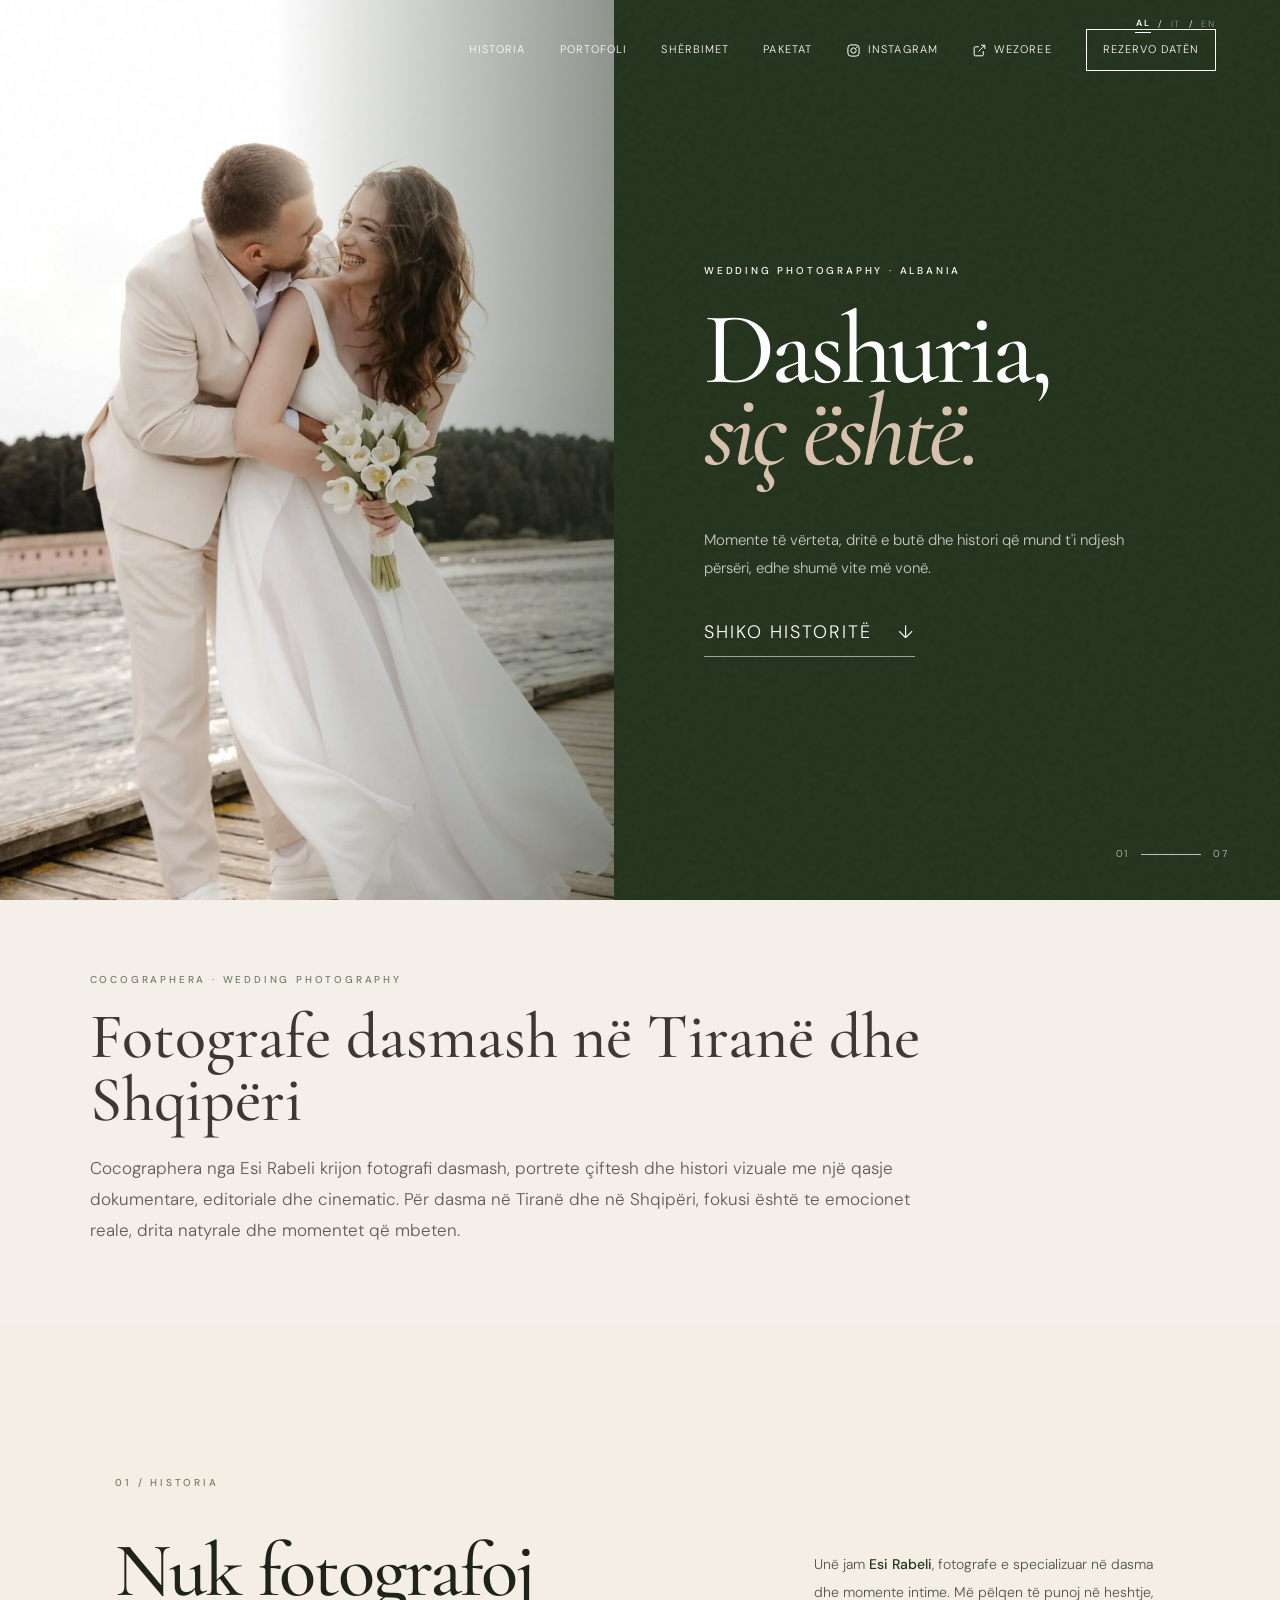
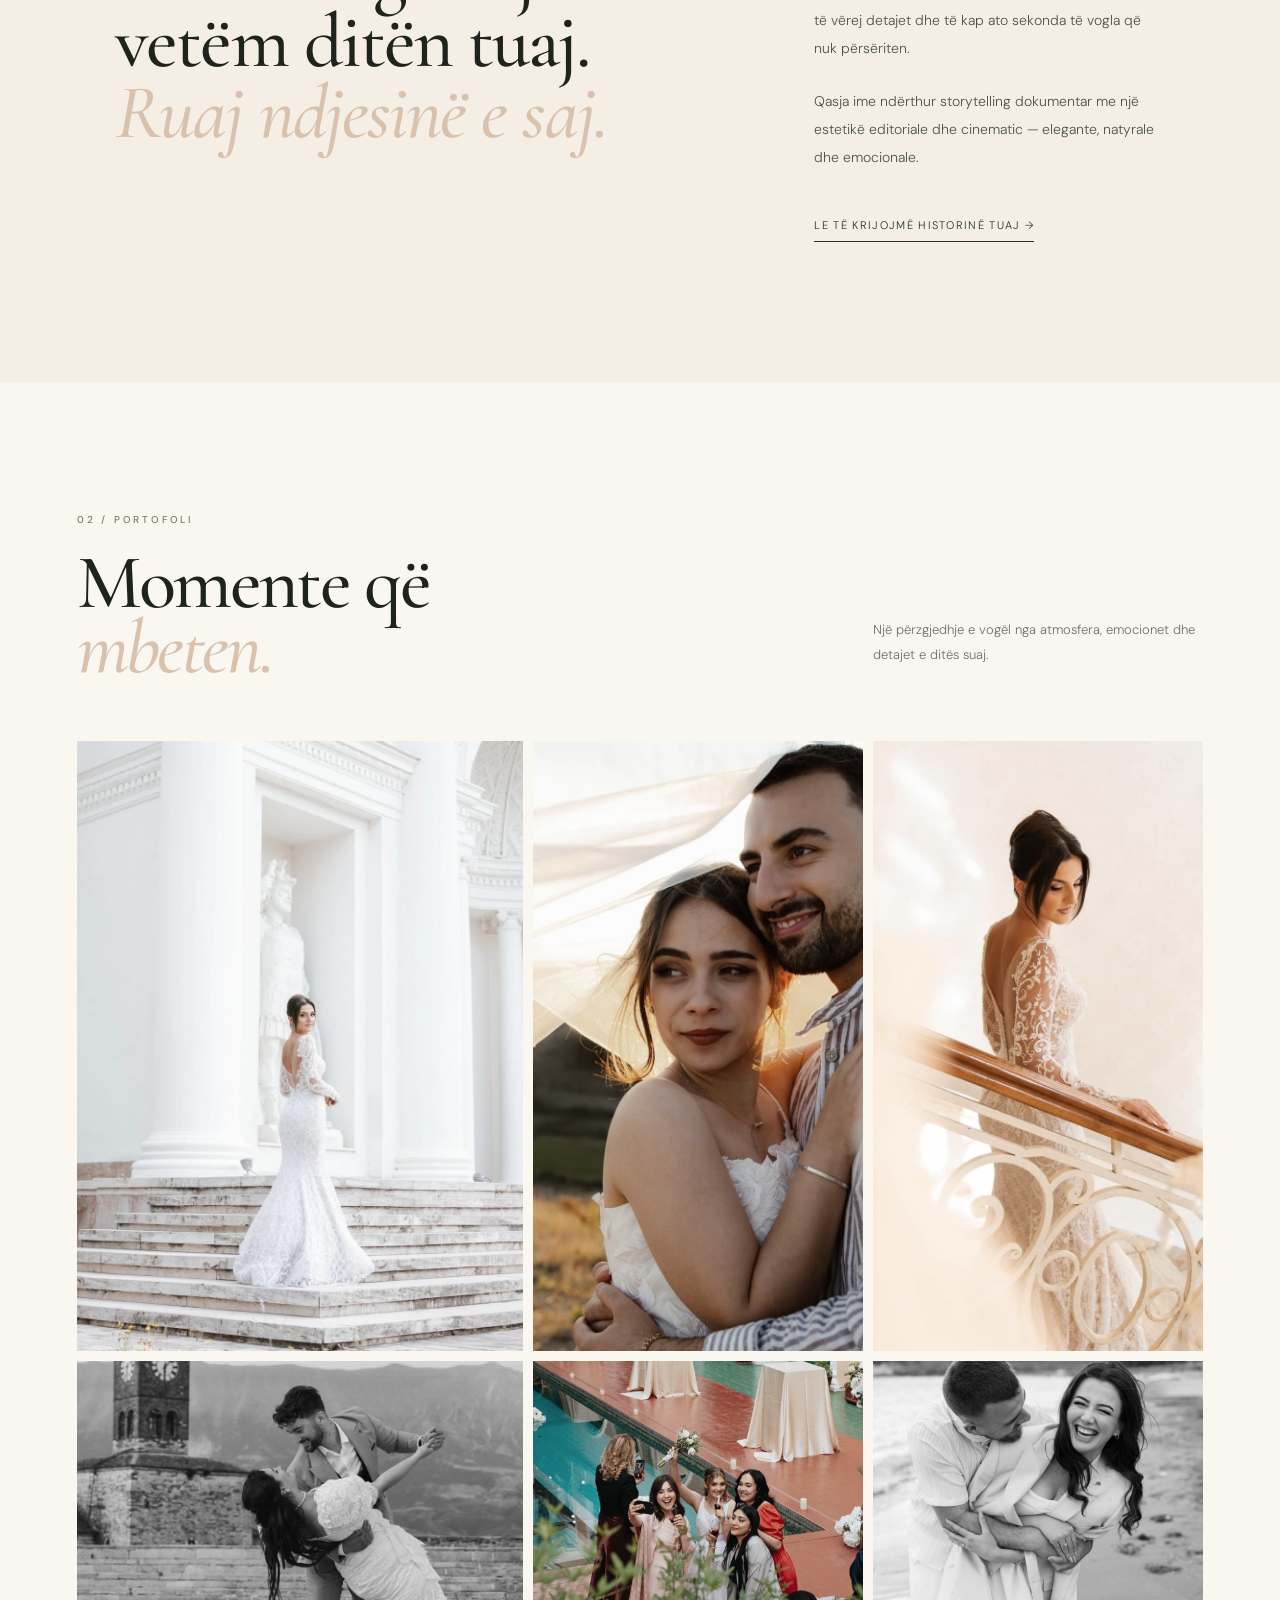
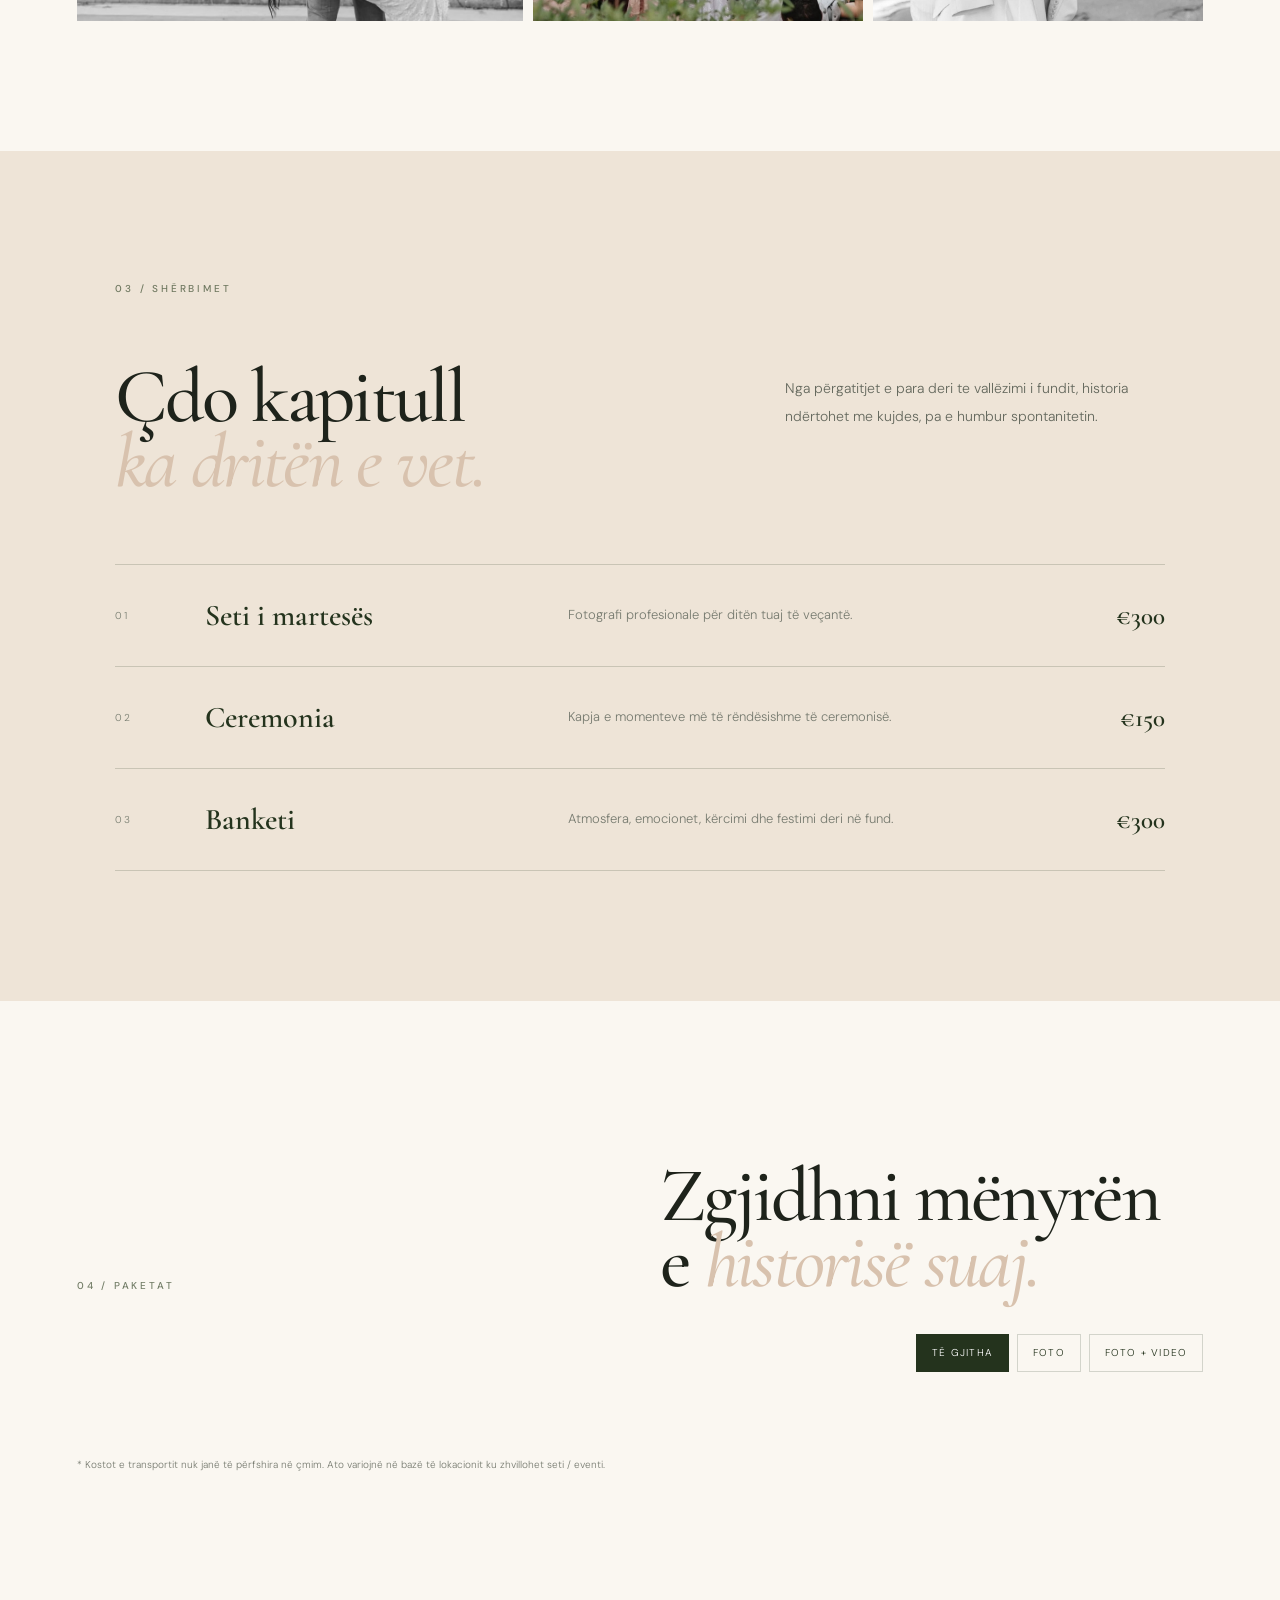
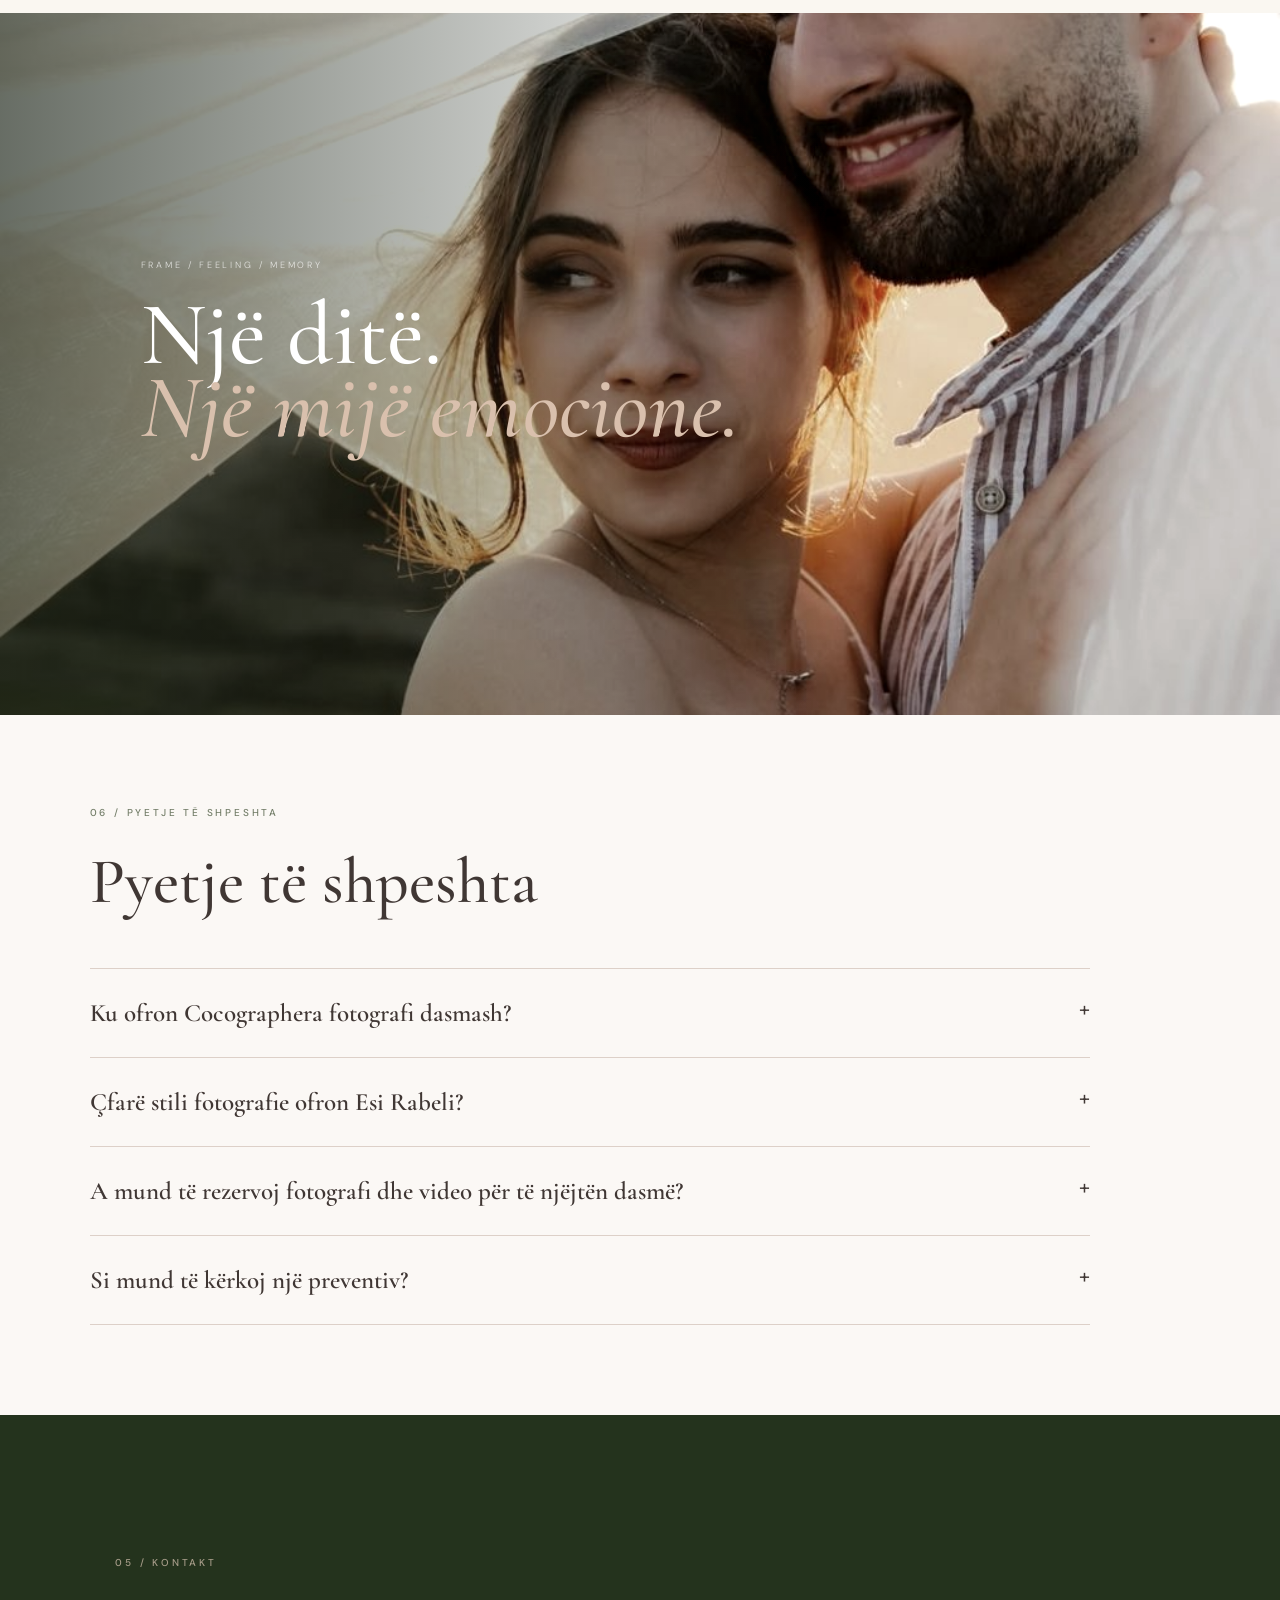
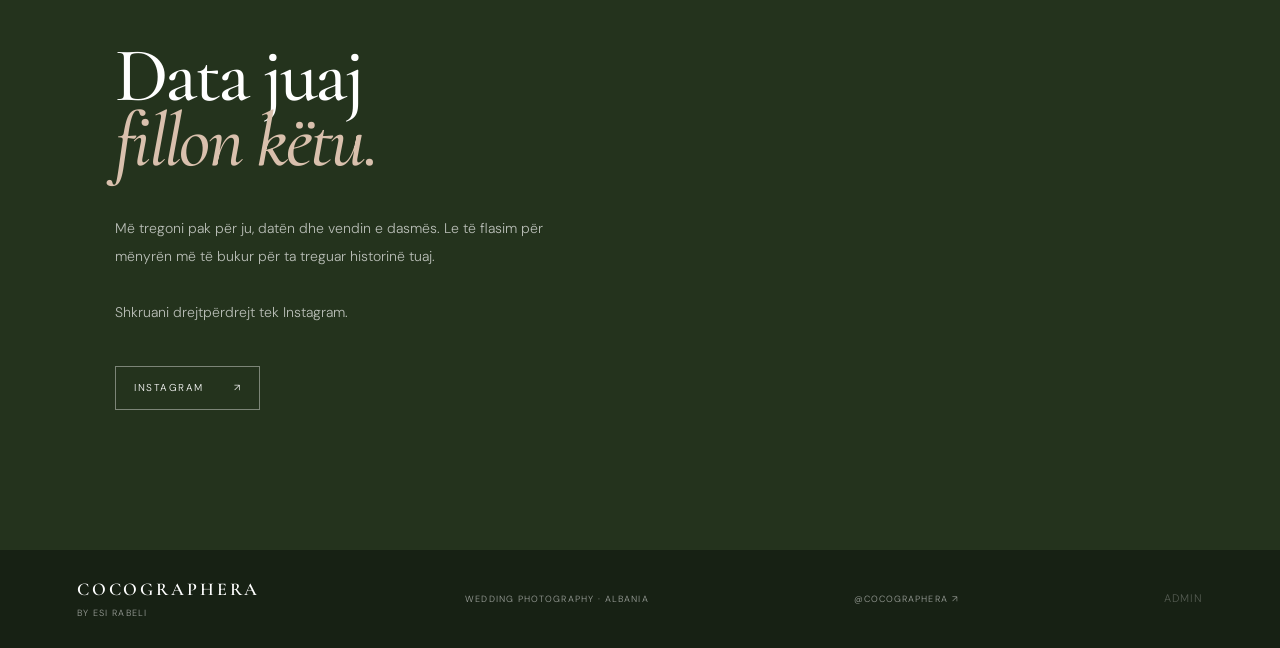
<file: index.html>
<!doctype html>
<html lang="sq">
<head>
  <meta charset="utf-8">
  <meta name="viewport" content="width=device-width,initial-scale=1">
  <link rel="preconnect" href="https://fonts.googleapis.com">
  <link rel="preconnect" href="https://fonts.gstatic.com" crossorigin>
  <link href="https://fonts.googleapis.com/css2?family=Cormorant+Garamond:wght@400;500;600;700&family=DM+Sans:wght@300;400;500;600&display=swap" rel="stylesheet">
  <link rel="stylesheet" href="style.css">

  <meta name="description" content="Cocographera nga Esi Rabeli — fotografi dasmash në Tiranë dhe Shqipëri, fotografi dokumentare, editoriale dhe cinematic për çifte, ceremoni dhe elopements.">
  <meta name="keywords" content="fotografe dasmash Shqipëri, fotograf dasmash Tiranë, fotografi dasmash Tiranë, fotografi martese Shqipëri, wedding photographer Albania, wedding photographer Tirana, fotografi cinematic, fotografi dokumentare dasmash, wedding photography Albania">
  <meta name="robots" content="index,follow,max-image-preview:large,max-snippet:-1,max-video-preview:-1">
  <meta name="author" content="Esi Rabeli — Cocographera">
  <meta name="theme-color" content="#1f2d19">
  <title>Cocographera — Esi Rabeli | Fotografe Dasmash në Tiranë dhe Shqipëri</title>
  <link rel="canonical" href="https://cocographera.com/">
  <link rel="alternate" hreflang="sq" href="https://cocographera.com/">
  <link rel="alternate" hreflang="it" href="https://cocographera.com/it/">
  <link rel="alternate" hreflang="en" href="https://cocographera.com/en/">
  <link rel="alternate" hreflang="x-default" href="https://cocographera.com/">
  <meta property="og:type" content="website">
  <meta property="og:site_name" content="Cocographera">
  <meta property="og:locale" content="sq_AL">
  <meta property="og:title" content="Cocographera — Wedding Photography në Shqipëri">
  <meta property="og:description" content="Fotografi dasmash dhe storytelling cinematic nga Esi Rabeli në Tiranë dhe Shqipëri.">
  <meta property="og:url" content="https://cocographera.com/">
  <meta property="og:image" content="https://cocographera.com/assets/hero.jpg">
  <meta property="og:image:alt" content="Cocographera wedding photography by Esi Rabeli">
  <meta name="twitter:card" content="summary_large_image">
  <meta name="twitter:title" content="Cocographera — Wedding Photography në Shqipëri">
  <meta name="twitter:description" content="Fotografi dasmash dhe storytelling cinematic nga Esi Rabeli në Tiranë dhe Shqipëri.">
  <meta name="twitter:image" content="https://cocographera.com/assets/hero.jpg">
  <link rel="sitemap" type="application/xml" href="https://cocographera.com/sitemap.xml">

  <script type="application/ld+json">{"@context":"https://schema.org","@graph":[{"@type":"ProfessionalService","@id":"https://cocographera.com/#business","name":"Cocographera","url":"https://cocographera.com/","image":"https://cocographera.com/assets/hero.jpg","description":"Cocographera nga Esi Rabeli — fotografi dasmash në Tiranë dhe Shqipëri, fotografi dokumentare, editoriale dhe cinematic për çifte, ceremoni dhe elopements.","areaServed":{"@type":"Country","name":"Albania"},"sameAs":["https://www.instagram.com/cocographera/"],"priceRange":"€€"},{"@type":"Person","@id":"https://cocographera.com/#esi-rabeli","name":"Esi Rabeli","jobTitle":"Wedding Photographer","url":"https://cocographera.com/","worksFor":{"@id":"https://cocographera.com/#business"}},{"@type":"WebSite","@id":"https://cocographera.com/#website","url":"https://cocographera.com/","name":"Cocographera","inLanguage":"sq"},{"@type":"WebPage","@id":"https://cocographera.com/#webpage","url":"https://cocographera.com/","name":"Cocographera — Esi Rabeli | Fotografe Dasmash në Tiranë dhe Shqipëri","isPartOf":{"@id":"https://cocographera.com/#website"},"inLanguage":"sq"}]}</script>
<script type="application/ld+json">{"@context":"https://schema.org","@type":"FAQPage","mainEntity":[{"@type":"Question","name":"Ku ofron Cocographera fotografi dasmash?","acceptedAnswer":{"@type":"Answer","text":"Cocographera ofron fotografi dasmash në Tiranë dhe në vende të ndryshme në Shqipëri. Fotografja është e disponueshme për zhvendosje; detajet dhe kostot e udhëtimit vlerësohen së bashku."}},{"@type":"Question","name":"Çfarë stili fotografie ofron Esi Rabeli?","acceptedAnswer":{"@type":"Answer","text":"Qasja kombinon fotografi dokumentare, storytelling editorial dhe një estetikë cinematic, duke ruajtur emocionet dhe momentet spontane të ditës."}},{"@type":"Question","name":"A mund të rezervoj fotografi dhe video për të njëjtën dasmë?","acceptedAnswer":{"@type":"Answer","text":"Po. Paketat e disponueshme përfshijnë opsione fotografi dhe fotografi + video; detajet dhe çmimet mund të shihen te seksioni i paketave."}},{"@type":"Question","name":"Si mund të kërkoj një preventiv?","acceptedAnswer":{"@type":"Answer","text":"Shkruani drejtpërdrejt tek Instagram, me disa fjalë për datën dhe vendin e dasmës. Cocographera do t’ju kontaktojë për të diskutuar detajet."}}]}</script>
</head>
<body data-page-lang="sq" data-base-path="" data-api-base="https://cocographera-api.cocographera.workers.dev">
  <div class="film-grain"></div>

  <header class="nav" id="nav">
    <div class="language-switcher" aria-label="Zgjedhja e gjuhës">
      <button class="language-button active" data-lang="sq" data-url="./">AL</button><span>/</span>
      <button class="language-button " data-lang="it" data-url="it/">IT</button><span>/</span>
      <button class="language-button " data-lang="en" data-url="en/">EN</button>
    </div>
    <a class="brand" href="#home" aria-label="Cocographera home">
      <span class="brand-main">COCOGRAPHERA</span>
      <span class="brand-sub">by Esi Rabeli</span>
    </a>
    <button class="menu-toggle" aria-label="Hap menunë" aria-expanded="false">
      <span></span><span></span>
    </button>
    <nav class="nav-links">
      <a href="#story" data-i18n="nav.story">Historia</a>
      <a href="#portfolio" data-i18n="nav.portfolio">Portofoli</a>
      <a href="#services" data-i18n="nav.services">Shërbimet</a>
      <a href="#packages" data-i18n="nav.packages">Paketat</a>
      <a href="https://www.instagram.com/cocographera" class="nav-instagram" target="_blank" rel="noopener"><svg viewBox="0 0 24 24" fill="none" stroke="currentColor" stroke-width="1.6" xmlns="http://www.w3.org/2000/svg"><rect x="3" y="3" width="18" height="18" rx="5"/><circle cx="12" cy="12" r="4.2"/><circle cx="17.3" cy="6.7" r="1.1" fill="currentColor" stroke="none"/></svg><span>Instagram</span></a>
      <a href="https://wezoree.com/vendors/profile/28149-photographers-cocographera/" class="nav-instagram" target="_blank" rel="noopener"><svg viewBox="0 0 24 24" fill="none" stroke="currentColor" stroke-width="1.6" xmlns="http://www.w3.org/2000/svg"><path d="M18 13v6a1.5 1.5 0 0 1-1.5 1.5H5A1.5 1.5 0 0 1 3.5 19V7.5A1.5 1.5 0 0 1 5 6h6"/><path d="M14.5 3.5H20.5V9.5"/><path d="M20 4l-9.5 9.5"/></svg><span>Wezoree</span></a>
      <a href="#contact" class="nav-cta" data-i18n="nav.book">Rezervo datën</a>
    </nav>
  </header>

  <main>
    <section class="hero" id="home">
      <div class="hero-image">
        <img src="assets/hero.jpg" alt="Çift i sapomartuar në dritë natyrale">
      </div>
      <div class="hero-copy">
        <p class="eyebrow reveal" data-i18n="hero.eyebrow">WEDDING PHOTOGRAPHY · ALBANIA</p>
        <h1 class="reveal"><span data-i18n="hero.title1">Dashuria,</span><br><em data-i18n="hero.title2">siç është.</em></h1>
        <p class="hero-text reveal">
          Momente të vërteta, dritë e butë dhe histori që mund t'i ndjesh përsëri,
          edhe shumë vite më vonë.
        </p>
        <a href="#portfolio" class="button reveal"><span data-i18n="hero.button">Shiko historitë</span> <span>↓</span></a>
      </div>
      <div class="hero-meta">
        <span>01</span><i></i><span>07</span>
      </div>
    </section>

<section class="seo-intro" aria-labelledby="seo-title"><div class="section-label">COCOGRAPHERA · WEDDING PHOTOGRAPHY</div><h2 id="seo-title">Fotografe dasmash në Tiranë dhe Shqipëri</h2><p>Cocographera nga Esi Rabeli krijon fotografi dasmash, portrete çiftesh dhe histori vizuale me një qasje dokumentare, editoriale dhe cinematic. Për dasma në Tiranë dhe në Shqipëri, fokusi është te emocionet reale, drita natyrale dhe momentet që mbeten.</p></section>

    <section class="statement" id="story">
      <div class="section-label" data-i18n="story.label">01 / HISTORIA</div>
      <div class="statement-grid">
        <p class="display">
          Nuk fotografoj vetëm ditën tuaj.
          <em>Ruaj ndjesinë e saj.</em>
        </p>
        <div class="story-copy">
          <p>
            Unë jam <strong>Esi Rabeli</strong>, fotografe e specializuar në dasma
            dhe momente intime. Më pëlqen të punoj në heshtje, të vërej detajet
            dhe të kap ato sekonda të vogla që nuk përsëriten.
          </p>
          <p>
            Qasja ime ndërthur storytelling dokumentar me një estetikë editoriale
            dhe cinematic — elegante, natyrale dhe emocionale.
          </p>
          <a href="#contact" class="text-link">Le të krijojmë historinë tuaj <span>→</span></a>
        </div>
      </div>
    </section>

    <section class="portfolio" id="portfolio">
      <div class="portfolio-head">
        <div>
          <div class="section-label" data-i18n="portfolio.label">02 / PORTOFOLI</div>
          <h2><span data-i18n="portfolio.title1">Momente që</span><br><em data-i18n="portfolio.title2">mbeten.</em></h2>
        </div>
        <p>Një përzgjedhje e vogël nga atmosfera, emocionet dhe detajet e ditës suaj.</p>
      </div>

      <div class="gallery">
        <button class="gallery-item tall reveal" data-full="assets/bride-portrait.jpg" aria-label="Hap fotografinë">
          <img src="assets/bride-portrait.jpg" alt="Nusja në një ambient elegant">
          <span class="gallery-caption">The bride · 01</span>
        </button>
        <button class="gallery-item medium reveal" data-full="assets/couple-editorial.jpg" aria-label="Hap fotografinë">
          <img src="assets/couple-editorial.jpg" alt="Çift në portret editorial">
          <span class="gallery-caption">The couple · 02</span>
        </button>
        <button class="gallery-item wide reveal" data-full="assets/veil-detail.jpg" aria-label="Hap fotografinë">
          <img src="assets/veil-detail.jpg" alt="Nusja me velin e ndriçuar nga pas">
          <span class="gallery-caption">Details · 03</span>
        </button>
        <button class="gallery-item small reveal" data-full="assets/wedding-first-dance.jpg" aria-label="Hap fotografinë">
          <img src="assets/wedding-first-dance.jpg" alt="Çifti gjatë kërcimit të parë">
          <span class="gallery-caption">First dance · 04</span>
        </button>
        <button class="gallery-item small reveal" data-full="assets/wedding-party.jpg" aria-label="Hap fotografinë">
          <img src="assets/wedding-party.jpg" alt="Festë dasme">
          <span class="gallery-caption">Celebration · 05</span>
        </button>
        <button class="gallery-item small reveal" data-full="assets/wedding-dance.jpg" aria-label="Hap fotografinë">
          <img src="assets/wedding-dance.jpg" alt="Momente spontane gjatë dasmës">
          <span class="gallery-caption">Emotion · 06</span>
        </button>
      </div>
    </section>

    <section class="services" id="services">
      <div class="section-label" data-i18n="services.label">03 / SHËRBIMET</div>
      <div class="services-intro">
        <h2><span data-i18n="services.title1">Çdo kapitull</span><br><em data-i18n="services.title2">ka dritën e vet.</em></h2>
        <p>
          Nga përgatitjet e para deri te vallëzimi i fundit, historia ndërtohet
          me kujdes, pa e humbur spontanitetin.
        </p>
      </div>
      <div class="service-list">
        <article>
          <span>01</span>
          <h3 data-i18n="services.set">Seti i martesës</h3>
          <p>Fotografi profesionale për ditën tuaj të veçantë.</p>
          <strong data-price="serviceSet">€300</strong>
        </article>
        <article>
          <span>02</span>
          <h3 data-i18n="services.ceremony">Ceremonia</h3>
          <p>Kapja e momenteve më të rëndësishme të ceremonisë.</p>
          <strong data-price="ceremony">€150</strong>
        </article>
        <article>
          <span>03</span>
          <h3 data-i18n="services.banquet">Banketi</h3>
          <p>Atmosfera, emocionet, kërcimi dhe festimi deri në fund.</p>
          <strong data-price="serviceSet">€300</strong>
        </article>
      </div>
    </section>

    <section class="packages" id="packages">
      <div class="packages-head">
        <div class="section-label" data-i18n="packages.label">04 / PAKETAT</div>
        <h2><span data-i18n="packages.title1">Zgjidhni mënyrën</span><br><span data-i18n="packages.title2">e </span><em data-i18n="packages.title3">historisë suaj.</em></h2>
        <div class="package-switcher" role="tablist">
          <button class="active" data-filter="all" data-i18n="packages.all">Të gjitha</button>
          <button data-filter="photo" data-i18n="packages.photo">Foto</button>
          <button data-filter="photo-video" data-i18n="packages.photoVideo">Foto + Video</button>
        </div>
      </div>

      <div class="package-grid" id="packageGrid"></div>

      <p class="transport-note">
        * Kostot e transportit nuk janë të përfshira në çmim. Ato variojnë në bazë të lokacionit ku zhvillohet seti / eventi.
      </p>
    </section>

    <section class="cinema-break">
      <img src="assets/couple-editorial.jpg" alt="Çift i sapomartuar">
      <div class="cinema-overlay">
        <span>FRAME / FEELING / MEMORY</span>
        <p>Një ditë.<br><em>Një mijë emocione.</em></p>
      </div>
    </section>

<section class="faq" id="faq"><div class="section-label">06 / PYETJE TË SHPESHTA</div><h2>Pyetje të shpeshta</h2><div class="faq-grid"><details><summary>Ku ofron Cocographera fotografi dasmash?</summary><p>Cocographera ofron fotografi dasmash në Tiranë dhe në vende të ndryshme në Shqipëri. Fotografja është e disponueshme për zhvendosje; detajet dhe kostot e udhëtimit vlerësohen së bashku.</p></details><details><summary>Çfarë stili fotografie ofron Esi Rabeli?</summary><p>Qasja kombinon fotografi dokumentare, storytelling editorial dhe një estetikë cinematic, duke ruajtur emocionet dhe momentet spontane të ditës.</p></details><details><summary>A mund të rezervoj fotografi dhe video për të njëjtën dasmë?</summary><p>Po. Paketat e disponueshme përfshijnë opsione fotografi dhe fotografi + video; detajet dhe çmimet mund të shihen te seksioni i paketave.</p></details><details><summary>Si mund të kërkoj një preventiv?</summary><p>Shkruani drejtpërdrejt tek <a href="https://www.instagram.com/cocographera/" target="_blank" rel="noopener">Instagram</a>, me disa fjalë për datën dhe vendin e dasmës. Cocographera do t’ju kontaktojë për të diskutuar detajet.</p></details></div></section>

    <section class="contact" id="contact">
      <div class="section-label" data-i18n="contact.label">05 / KONTAKT</div>
      <div class="contact-grid">
        <div>
          <h2><span data-i18n="contact.title1">Data juaj</span><br><em data-i18n="contact.title2">fillon këtu.</em></h2>
          <p>
            Më tregoni pak për ju, datën dhe vendin e dasmës.
            Le të flasim për mënyrën më të bukur për ta treguar historinë tuaj.
            <br><br>
            Shkruani drejtpërdrejt tek <a href="https://www.instagram.com/cocographera/" target="_blank" rel="noopener">Instagram</a>.
          </p>
          <a class="instagram-button" href="https://www.instagram.com/cocographera/" target="_blank" rel="noopener">
            Instagram <span>↗</span>
          </a>
        </div>
      </div>
    </section>
  </main>

  <footer>
    <div>
      <span class="footer-brand">COCOGRAPHERA</span>
      <span>by Esi Rabeli</span>
    </div>
    <span data-i18n="footer.tagline">Wedding Photography · Albania</span>
    <a href="https://www.instagram.com/cocographera/" target="_blank" rel="noopener">@cocographera ↗</a>
    <a href="admin/" style="font-size:11px;opacity:.45;text-decoration:none">Admin</a>
</footer>

  <div class="lightbox" aria-hidden="true">
    <button class="lightbox-close" aria-label="Mbyll">×</button>
    <img alt="">
  </div>

  <script src="price-config.js"></script>
  <script src="script.js"></script>
</body>
</html>
</file>
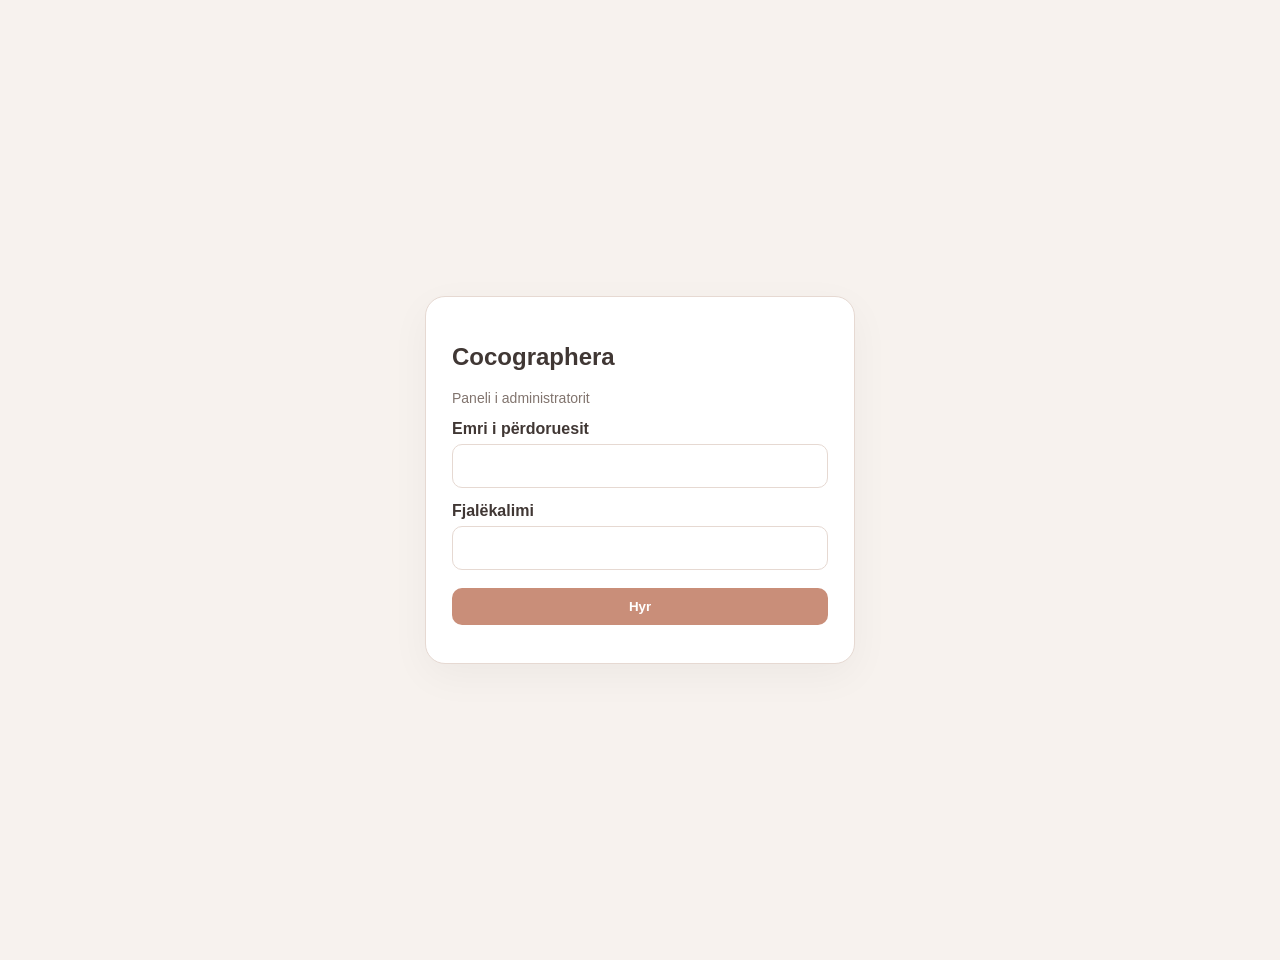
<file: admin/index.html>
<!doctype html><html lang="sq"><head><meta charset="utf-8"><meta name="robots" content="noindex,nofollow,noarchive"><meta name="viewport" content="width=device-width,initial-scale=1"><title>Cocographera — Admin</title>
<style>
:root{--bg:#f7f2ee;--card:#fff;--ink:#403734;--muted:#81746e;--line:#e6d9d2;--accent:#c98e79;--accent2:#a96d59;--al:#d8a26d;--it:#8ea7c7;--en:#91ad91}*{box-sizing:border-box}body{margin:0;background:var(--bg);color:var(--ink);font-family:Arial,sans-serif}header{background:#fff;border-bottom:1px solid var(--line);padding:18px 28px;display:flex;justify-content:space-between;align-items:center}.wrap{max-width:1180px;margin:30px auto;padding:0 20px}.login-wrap{min-height:100vh;display:grid;place-items:center}.panel{background:var(--card);border:1px solid var(--line);border-radius:20px;padding:26px;box-shadow:0 12px 40px #0000000b}.grid{display:grid;grid-template-columns:repeat(auto-fit,minmax(285px,1fr));gap:18px}.thumb{height:190px;background:#eee center/cover no-repeat;border-radius:12px}.card h3{margin:16px 0 8px}.price{font-size:21px;font-weight:700;color:var(--accent2);margin-bottom:10px}.desc{color:var(--muted);min-height:55px;white-space:pre-wrap;line-height:1.5}.actions{display:flex;gap:8px;margin-top:15px}.toolbar{display:flex;justify-content:space-between;gap:20px;align-items:center;margin-bottom:20px}button{border:0;border-radius:10px;padding:11px 16px;font-weight:700;cursor:pointer}.primary{background:var(--accent);color:#fff}.secondary{background:#eee4df;color:var(--ink)}.danger{background:#f4d8d5;color:#8b3935}label{display:block;font-weight:700;margin:14px 0 6px}input,textarea,select{width:100%;padding:12px;border:1px solid var(--line);border-radius:10px;background:#fff;font:inherit}textarea{min-height:130px;resize:vertical}.modal{position:fixed;inset:0;background:#0008;display:none;align-items:center;justify-content:center;padding:20px}.modal.show{display:flex}.modalbox{width:min(760px,100%);max-height:92vh;overflow:auto;background:#fff;border-radius:20px;padding:26px}.modalhead{display:flex;justify-content:space-between;align-items:center}.status{color:var(--accent2);font-weight:700;margin-top:12px}.hidden{display:none!important}.note{color:var(--muted);font-size:14px}.lang-note{padding:12px 14px;background:#faf6f3;border:1px solid var(--line);border-radius:12px;line-height:1.5;margin:14px 0}.lang-grid{display:grid;grid-template-columns:repeat(3,1fr);gap:14px;margin-top:16px}.lang-box{border:1px solid var(--line);border-radius:16px;padding:16px;background:#fff}.lang-box h3{margin:0 0 8px;font-size:16px}.lang-box.al{border-top:4px solid var(--al)}.lang-box.it{border-top:4px solid var(--it)}.lang-box.en{border-top:4px solid var(--en)}.lang-box label{font-size:13px}.mini{font-size:12px;color:var(--muted);font-weight:400}.preview{margin-top:12px}.preview img{max-width:220px;max-height:140px;border-radius:12px;object-fit:cover}@media(max-width:800px){.lang-grid{grid-template-columns:1fr}.modalbox{padding:20px}}@media(max-width:650px){header{padding:15px 16px}.toolbar{flex-direction:column;align-items:stretch}.wrap{margin-top:20px}}

.tabs{display:flex;gap:8px;flex-wrap:wrap}.tab{border:1px solid var(--line);background:#fff;color:var(--ink);padding:10px 16px;border-radius:999px;cursor:pointer;font-size:15px}.tab.on{background:var(--accent2);color:#fff;border-color:var(--accent2)}
.help{background:#fbf6f2;border:1px solid var(--line);border-radius:14px;padding:14px 16px;margin:0 0 18px;line-height:1.5}.warn{background:#fff3e0;border-color:#e7c48f}
.tgroup{margin:0 0 14px}.tgroup h4{margin:14px 0 4px;font-size:14px;color:var(--accent2)}.tgroup input{width:100%}
</style></head><body data-api-base="https://cocographera-api.cocographera.workers.dev">
<section id="login" class="login-wrap wrap"><div class="panel" style="width:min(430px,100%)"><h1>Cocographera</h1><p class="note">Paneli i administratorit</p><form id="loginForm"><label>Emri i përdoruesit</label><input name="username" required autocomplete="username"><label>Fjalëkalimi</label><input name="password" type="password" required autocomplete="current-password"><button class="primary" style="width:100%;margin-top:18px">Hyr</button><div id="loginStatus" class="status"></div></form></div></section>
<section id="app" class="hidden"><header><strong>Cocographera · Paneli</strong><nav class="tabs"><button class="tab on" data-tab="texts">✏️ Titujt dhe tekstet</button><button class="tab" data-tab="faq">❓ Pyetjet (FAQ)</button><button class="tab" data-tab="packages">📦 Paketat</button><button class="tab" data-tab="settings">⚙️ Cilësimet</button></nav><a class="secondary" href="../" target="_blank" style="text-decoration:none;padding:10px 14px">Shiko faqen ↗</a><button id="logout" class="secondary">Dil</button></header><div id="alert" class="wrap hidden"><div class="help warn">⚠️ Po përdor ende fjalëkalimin fillestar. Për siguri, ndryshoje te <b>Cilësimet</b>.</div></div>
<main class="wrap hidden" id="tab-packages"><div class="toolbar"><div><h2 style="margin-bottom:5px">Paketat</h2><div class="note">Çdo paketë mund të ketë tekst të veçantë në shqip, italisht dhe anglisht.</div></div><button id="add" class="primary">＋ Paketë e re</button></div><div id="grid" class="grid"></div></main>

<main class="wrap" id="tab-texts"><div class="toolbar"><div><h2 style="margin-bottom:5px">Titujt dhe tekstet e faqes</h2><div class="note">Ndrysho titujt duke shkruar në kutitë. Kur shtyp “Ruaj”, ndryshimet shfaqen menjëherë në faqe.</div></div></div>
<div class="help">💡 Titulli ndahet në <b>dy rreshta</b>: i dyti shfaqet me shkronja të pjerrëta. Nëse nuk do të ndryshosh diçka, lëre siç është. “Rikthe origjinalet” i kthen të gjitha tekstet siç ishin në fillim.</div>
<div id="textsBox" class="lang-grid"></div>
<div class="actions"><button id="saveTexts" class="primary">Ruaj tekstet</button><button id="resetTexts" class="secondary">Rikthe origjinalet</button><span id="textsStatus" class="note"></span></div></main>
<main class="wrap hidden" id="tab-faq"><div class="toolbar"><div><h2 style="margin-bottom:5px">Pyetjet e shpeshta (FAQ)</h2><div class="note">Çdo pyetje ka tre fusha: shqip, italisht, anglisht. Mund të shtosh, të fshish dhe të ndryshosh renditjen e pyetjeve.</div></div><button id="addFaq" class="primary">＋ Pyetje e re</button></div>
<div class="help">💡 Nëse e lë bosh një gjuhë, ajo pyetje nuk shfaqet në versionin e faqes në atë gjuhë. Me “Ruaj pyetjet” faqja përditësohet menjëherë (edhe për Google).</div>
<div id="faqBox"></div><div class="actions"><button id="saveFaq" class="primary">Ruaj pyetjet</button><span id="faqStatus" class="note"></span></div></main>
<main class="wrap hidden" id="tab-settings"><h2>Cilësimet</h2>
<form id="settingsForm" class="panel" style="max-width:560px"><h3 style="margin-top:0">Ndrysho fjalëkalimin</h3><div class="note">Lëre bosh nëse nuk do ta ndryshosh. Të paktën 8 karaktere.</div>
<label>Fjalëkalimi aktual</label><input name="current_password" type="password" autocomplete="current-password"><label>Fjalëkalimi i ri</label><input name="new_password" type="password" autocomplete="new-password"><label>Përsërit fjalëkalimin e ri</label><input name="confirm_password" type="password" autocomplete="new-password">
<div class="actions"><button class="primary">Ruaj cilësimet</button><span id="settingsStatus" class="note"></span></div></form></main></section>
<div id="modal" class="modal"><div class="modalbox"><div class="modalhead"><h2 id="modalTitle">Paketa</h2><button id="close" class="secondary">Mbyll</button></div><form id="form"><input type="hidden" id="id" name="id"><input type="hidden" id="image" name="image">
<div class="lang-note"><strong>Përkthimet e paketave</strong><br>Shkruaj titullin dhe përshkrimin në të tri gjuhët. Faqja shfaq automatikisht versionin sipas gjuhës që zgjedh vizitori. Çmimi, kategoria dhe imazhi janë të njëjta për të gjitha gjuhët.</div>
<div class="lang-grid">
<section class="lang-box al"><h3>🇦🇱 Shqip <span class="mini">(gjuha kryesore)</span></h3><label>Titulli</label><input id="title_sq" name="title_sq" required><label>Përmbajtja / përshkrimi</label><textarea id="content_sq" name="content_sq"></textarea></section>
<section class="lang-box it"><h3>🇮🇹 Italisht</h3><label>Titulli</label><input id="title_it" name="title_it"><label>Përmbajtja / përshkrimi</label><textarea id="content_it" name="content_it"></textarea></section>
<section class="lang-box en"><h3>🇬🇧 Anglisht</h3><label>Titulli</label><input id="title_en" name="title_en"><label>Përmbajtja / përshkrimi</label><textarea id="content_en" name="content_en"></textarea></section>
</div>
<label>Çmimi</label><input id="price" name="price" placeholder="P.sh. 1200"><label>Kategoria</label><select id="type" name="type"><option value="photo">Foto</option><option value="photo-video">Foto + Video</option></select><label>Imazhi</label><input id="file" type="file" accept="image/jpeg,image/png,image/webp"><div id="preview" class="preview"></div><div class="actions"><button class="primary">Ruaj paketën</button><button type="button" id="cancel" class="secondary">Anulo</button></div><div id="status" class="status"></div></form></div></div>
<script src="admin.js"></script></body></html>
</file>
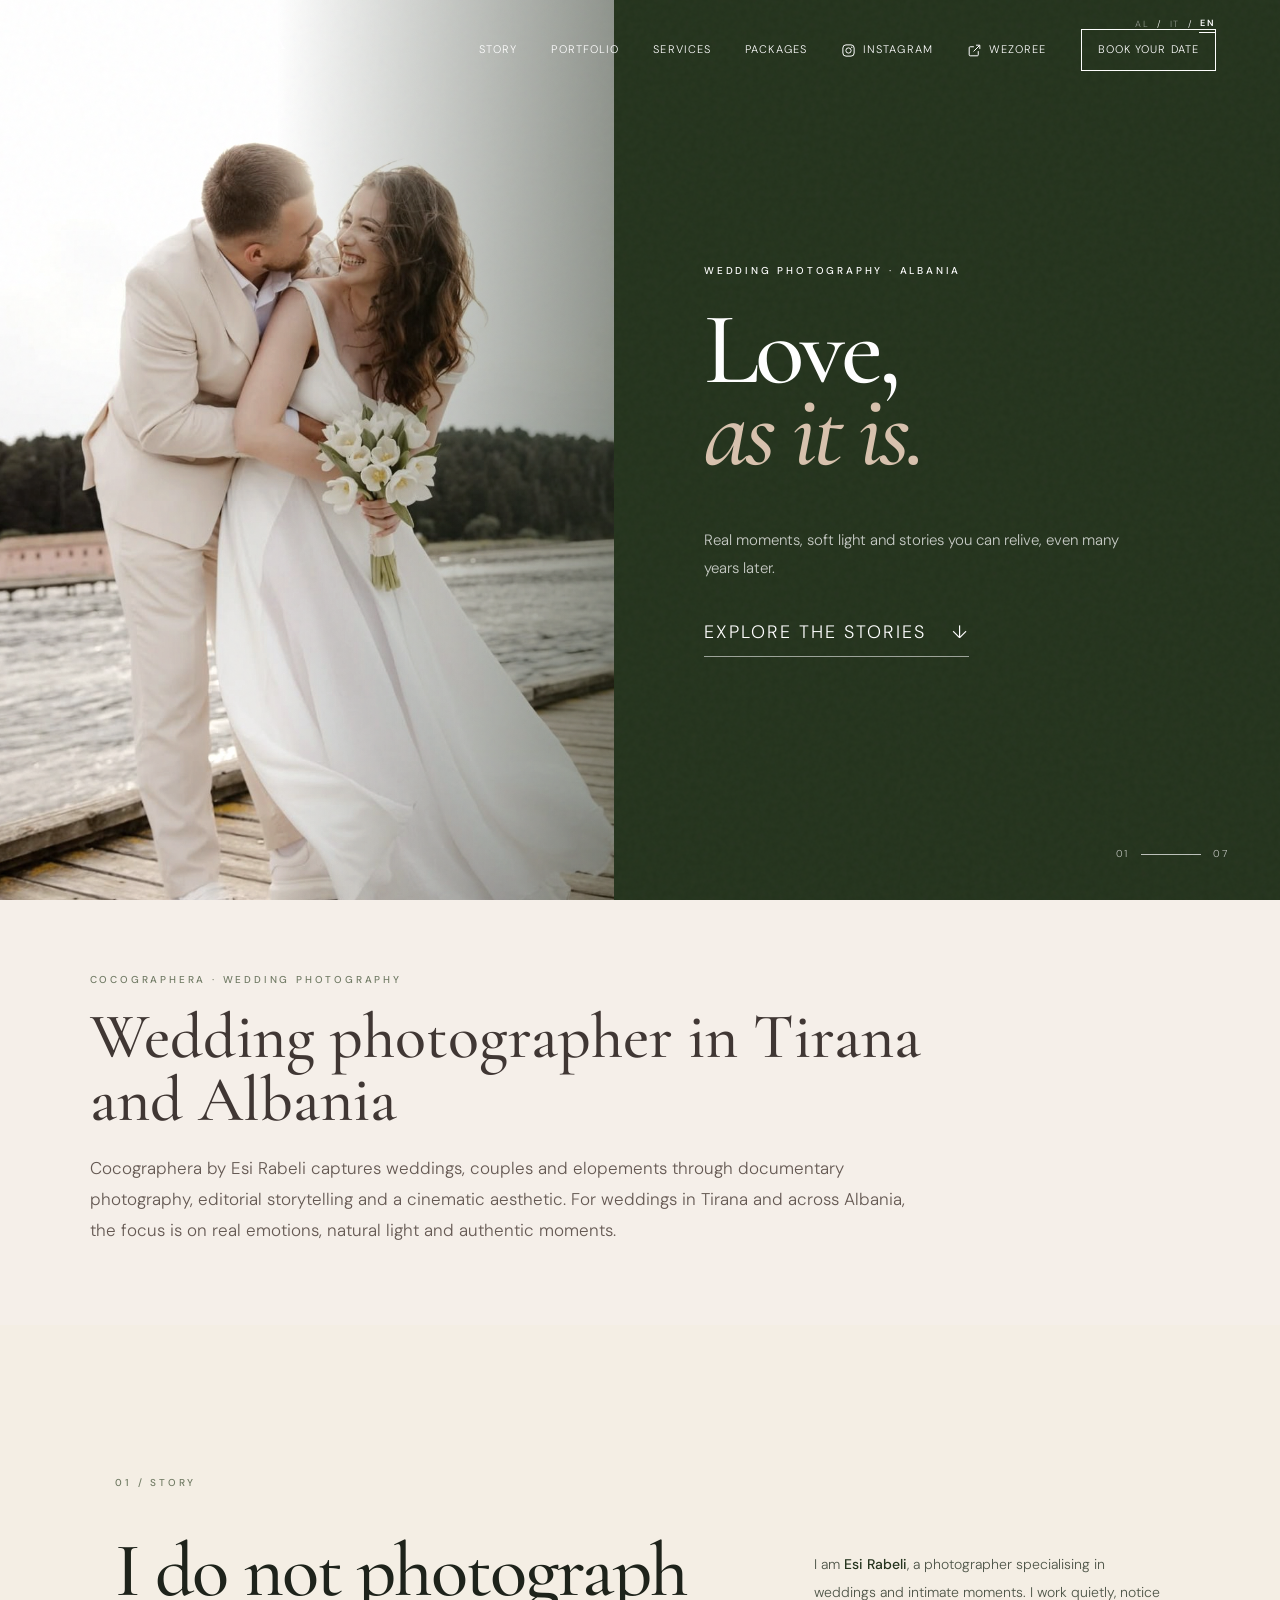
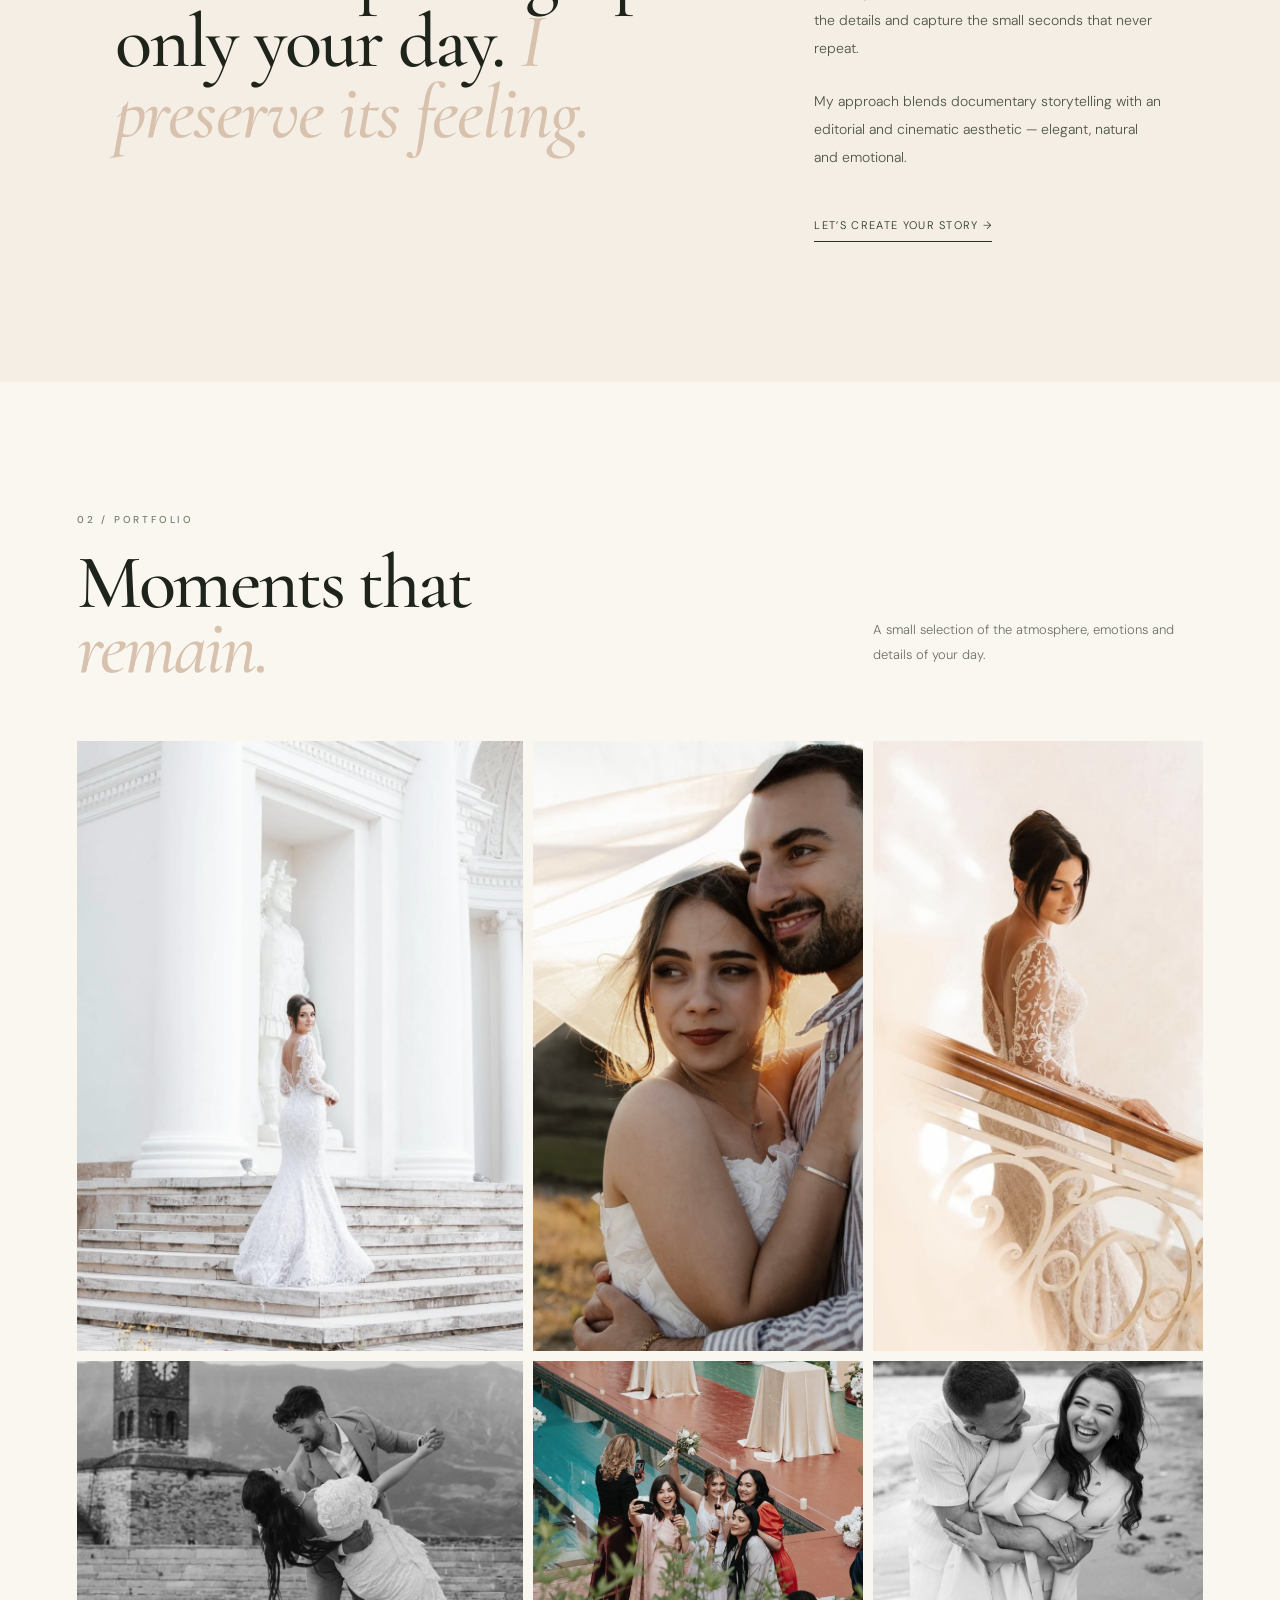
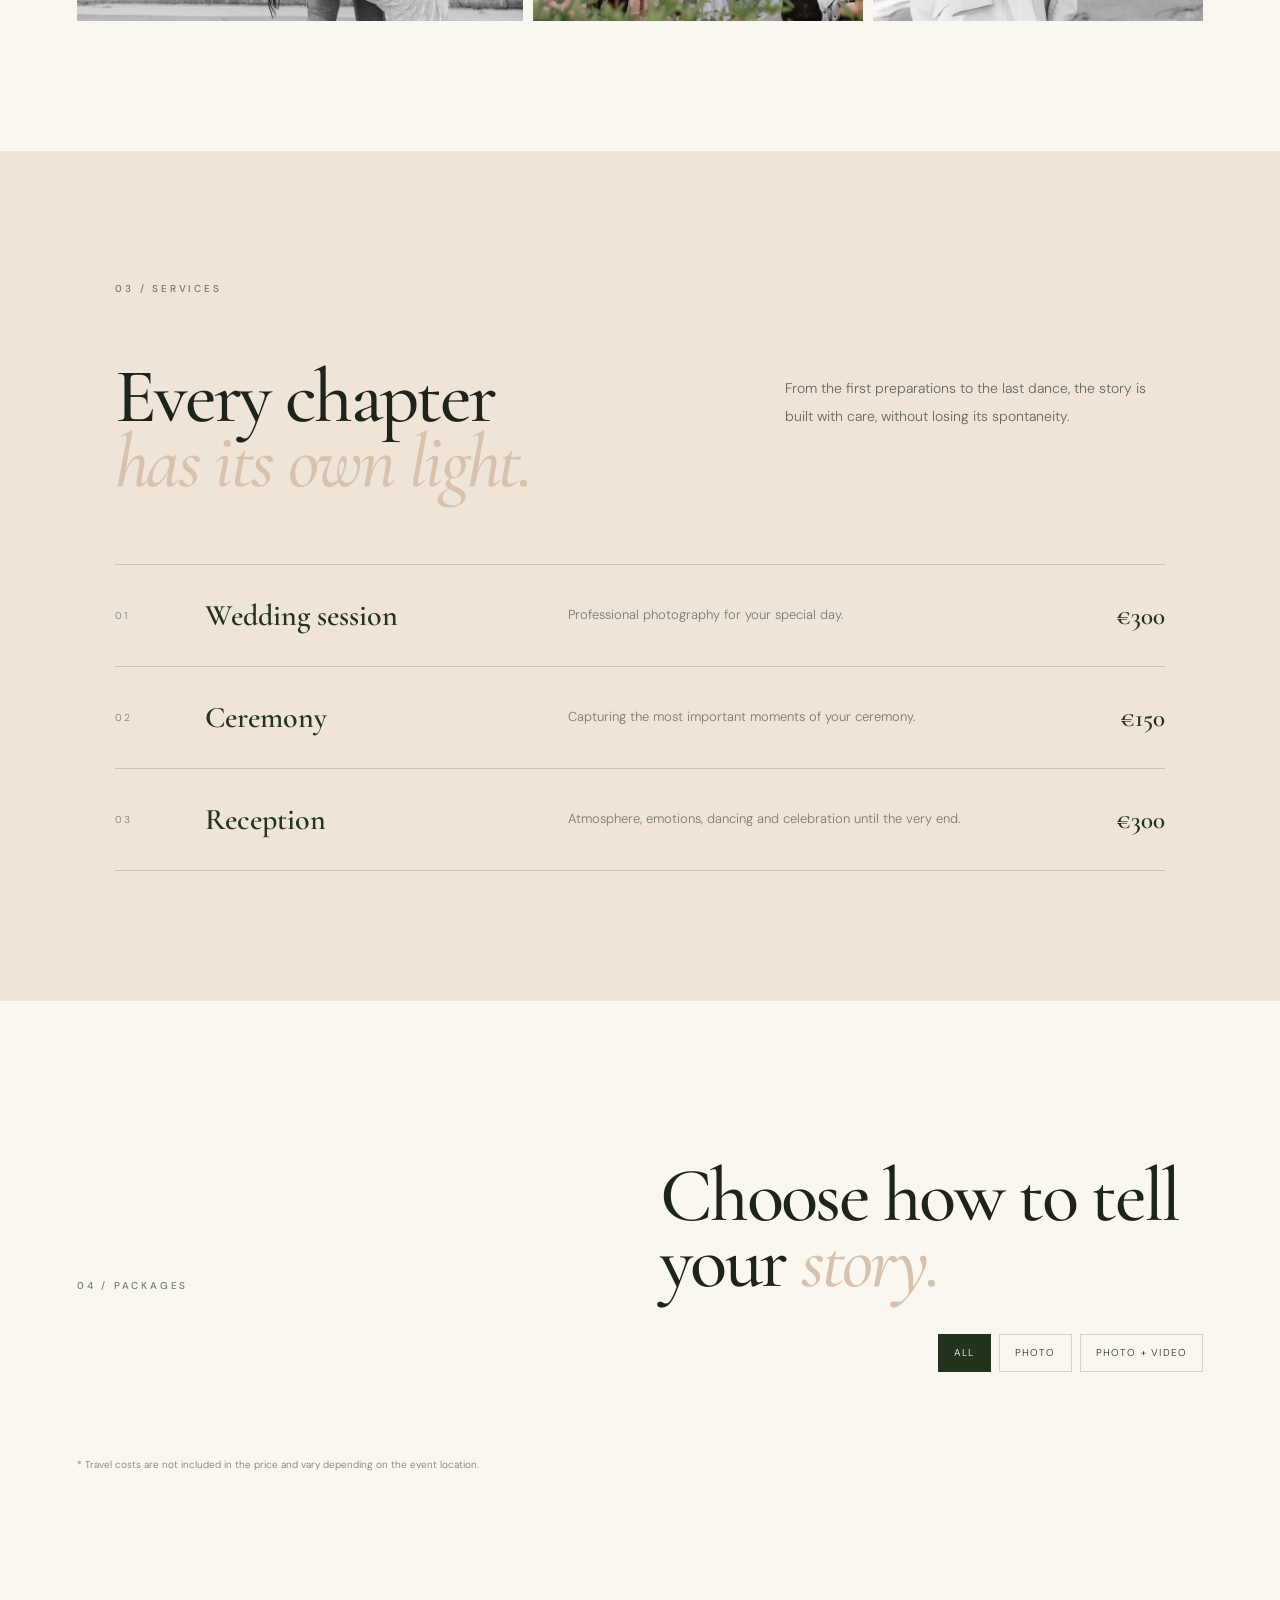
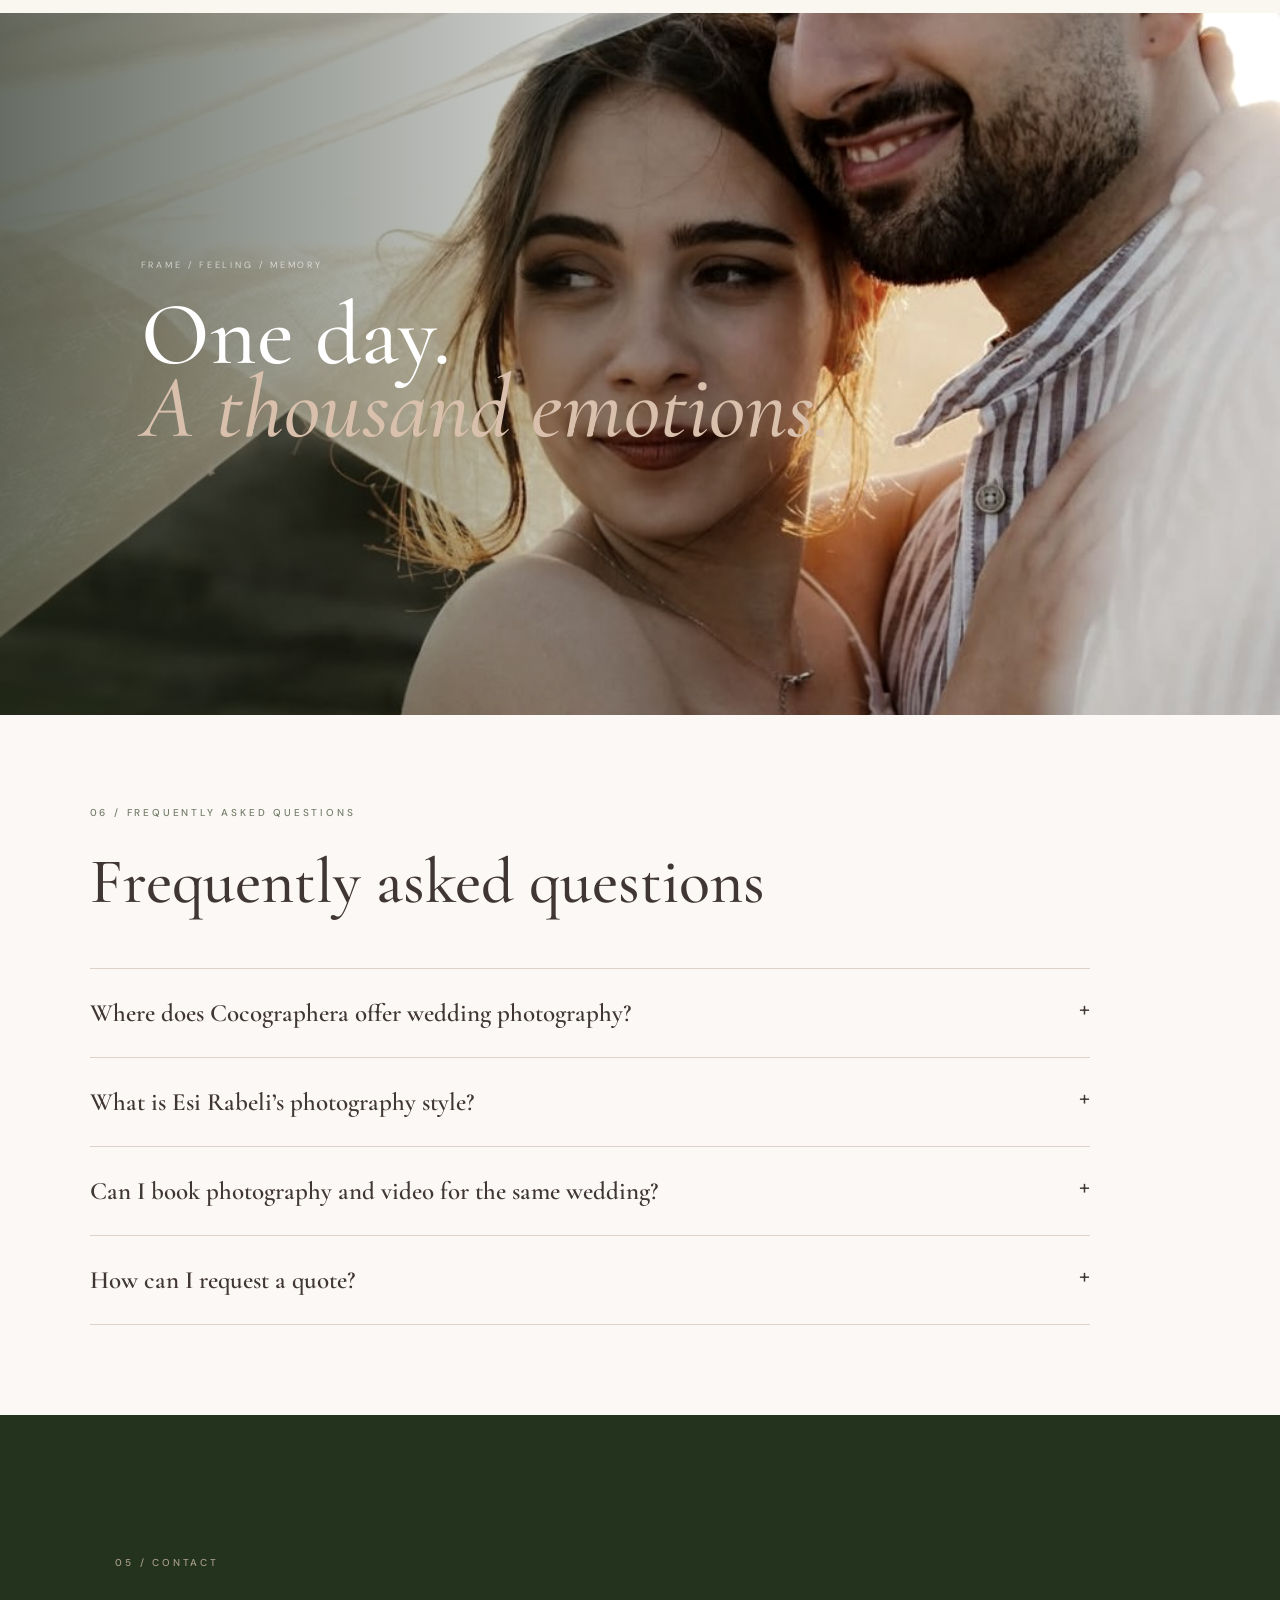
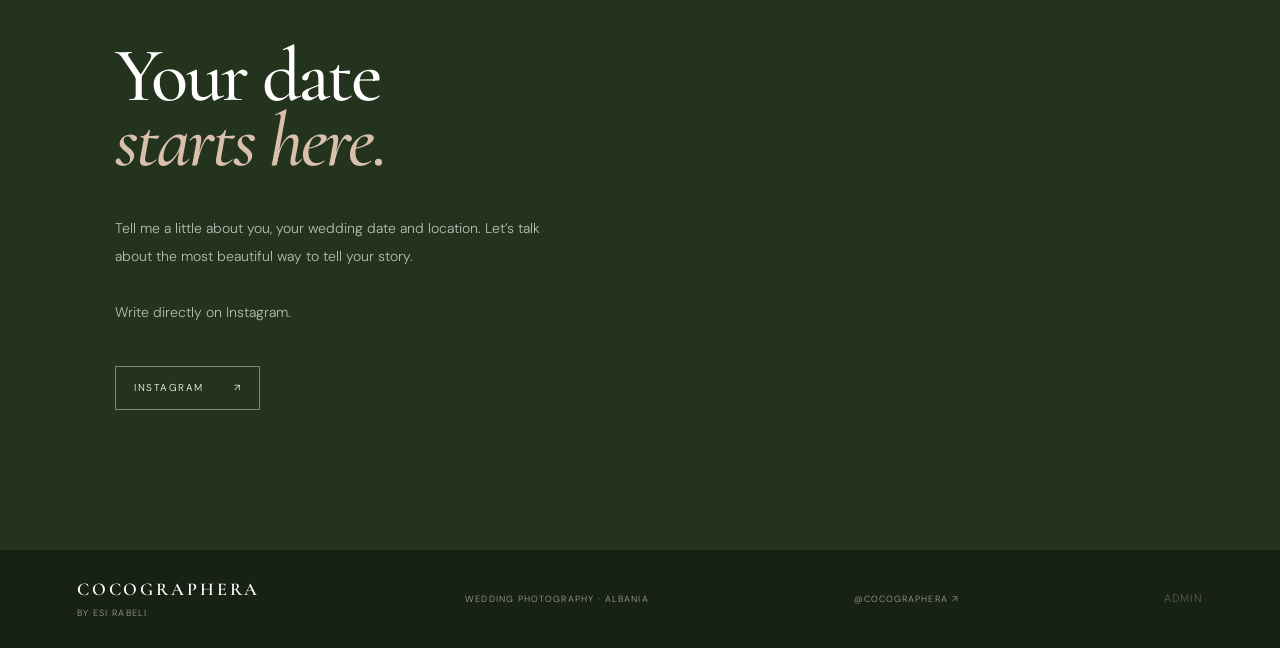
<file: en/index.html>
<!doctype html>
<html lang="en">
<head>
  <meta charset="utf-8">
  <meta name="viewport" content="width=device-width,initial-scale=1">
  <link rel="preconnect" href="https://fonts.googleapis.com">
  <link rel="preconnect" href="https://fonts.gstatic.com" crossorigin>
  <link href="https://fonts.googleapis.com/css2?family=Cormorant+Garamond:wght@400;500;600;700&family=DM+Sans:wght@300;400;500;600&display=swap" rel="stylesheet">
  <link rel="stylesheet" href="../style.css">

  <meta name="description" content="Cocographera by Esi Rabeli — wedding photography in Tirana and Albania, blending documentary, editorial and cinematic storytelling for couples, ceremonies and elopements.">
  <meta name="keywords" content="wedding photographer Albania, wedding photographer Tirana, wedding photography Albania, wedding photography Tirana, photographer for weddings Albania, cinematic wedding photography Albania, documentary wedding photographer Albania, elopement photographer Albania, wedding videography Albania">
  <meta name="robots" content="index,follow,max-image-preview:large,max-snippet:-1,max-video-preview:-1">
  <meta name="author" content="Esi Rabeli — Cocographera">
  <meta name="theme-color" content="#1f2d19">
  <title>Cocographera — Esi Rabeli | Wedding Photographer in Tirana & Albania</title>
  <link rel="canonical" href="https://cocographera.com/en/">
  <link rel="alternate" hreflang="sq" href="https://cocographera.com/">
  <link rel="alternate" hreflang="it" href="https://cocographera.com/it/">
  <link rel="alternate" hreflang="en" href="https://cocographera.com/en/">
  <link rel="alternate" hreflang="x-default" href="https://cocographera.com/">
  <meta property="og:type" content="website">
  <meta property="og:site_name" content="Cocographera">
  <meta property="og:locale" content="en_US">
  <meta property="og:title" content="Cocographera — Wedding Photography in Albania">
  <meta property="og:description" content="Wedding photography and cinematic storytelling by Esi Rabeli in Tirana and across Albania.">
  <meta property="og:url" content="https://cocographera.com/en/">
  <meta property="og:image" content="https://cocographera.com/assets/hero.jpg">
  <meta property="og:image:alt" content="Cocographera wedding photography by Esi Rabeli">
  <meta name="twitter:card" content="summary_large_image">
  <meta name="twitter:title" content="Cocographera — Wedding Photography in Albania">
  <meta name="twitter:description" content="Wedding photography and cinematic storytelling by Esi Rabeli in Tirana and across Albania.">
  <meta name="twitter:image" content="https://cocographera.com/assets/hero.jpg">
  <link rel="sitemap" type="application/xml" href="https://cocographera.com/sitemap.xml">

  <script type="application/ld+json">{"@context":"https://schema.org","@graph":[{"@type":"ProfessionalService","@id":"https://cocographera.com/#business","name":"Cocographera","url":"https://cocographera.com/","image":"https://cocographera.com/assets/hero.jpg","description":"Cocographera by Esi Rabeli — wedding photography in Tirana and Albania, blending documentary, editorial and cinematic storytelling for couples, ceremonies and elopements.","areaServed":{"@type":"Country","name":"Albania"},"sameAs":["https://www.instagram.com/cocographera/"],"priceRange":"€€"},{"@type":"Person","@id":"https://cocographera.com/#esi-rabeli","name":"Esi Rabeli","jobTitle":"Wedding Photographer","url":"https://cocographera.com/","worksFor":{"@id":"https://cocographera.com/#business"}},{"@type":"WebSite","@id":"https://cocographera.com/#website","url":"https://cocographera.com/","name":"Cocographera","inLanguage":"en"},{"@type":"WebPage","@id":"https://cocographera.com/en/#webpage","url":"https://cocographera.com/en/","name":"Cocographera — Esi Rabeli | Wedding Photographer in Tirana & Albania","isPartOf":{"@id":"https://cocographera.com/#website"},"inLanguage":"en"}]}</script>
<script type="application/ld+json">{"@context":"https://schema.org","@type":"FAQPage","mainEntity":[{"@type":"Question","name":"Where does Cocographera offer wedding photography?","acceptedAnswer":{"@type":"Answer","text":"Cocographera offers wedding photography in Tirana and across different locations in Albania. The photographer is available to travel; arrangements and any related costs are to be evaluated together."}},{"@type":"Question","name":"What is Esi Rabeli’s photography style?","acceptedAnswer":{"@type":"Answer","text":"The approach combines documentary photography, editorial storytelling and a cinematic aesthetic, focusing on real emotions and spontaneous moments."}},{"@type":"Question","name":"Can I book photography and video for the same wedding?","acceptedAnswer":{"@type":"Answer","text":"Yes. The available packages include photography and Photo + Video options; details and prices are shown in the Packages section."}},{"@type":"Question","name":"How can I request a quote?","acceptedAnswer":{"@type":"Answer","text":"Write directly on Instagram, with a few words about your wedding date and location. Cocographera will get back to you to discuss the details."}}]}</script>
</head>
<body data-page-lang="en" data-base-path="../" data-api-base="https://cocographera-api.cocographera.workers.dev">
  <div class="film-grain"></div>

  <header class="nav" id="nav">
    <div class="language-switcher" aria-label="Language selection">
      <button class="language-button " data-lang="sq" data-url="../">AL</button><span>/</span>
      <button class="language-button " data-lang="it" data-url="../it/">IT</button><span>/</span>
      <button class="language-button active" data-lang="en" data-url="../en/">EN</button>
    </div>
    <a class="brand" href="#home" aria-label="Cocographera home">
      <span class="brand-main">COCOGRAPHERA</span>
      <span class="brand-sub">by Esi Rabeli</span>
    </a>
    <button class="menu-toggle" aria-label="Open menu" aria-expanded="false">
      <span></span><span></span>
    </button>
    <nav class="nav-links">
      <a href="#story" data-i18n="nav.story">Story</a>
      <a href="#portfolio" data-i18n="nav.portfolio">Portfolio</a>
      <a href="#services" data-i18n="nav.services">Services</a>
      <a href="#packages" data-i18n="nav.packages">Packages</a>
      <a href="https://www.instagram.com/cocographera" class="nav-instagram" target="_blank" rel="noopener"><svg viewBox="0 0 24 24" fill="none" stroke="currentColor" stroke-width="1.6" xmlns="http://www.w3.org/2000/svg"><rect x="3" y="3" width="18" height="18" rx="5"/><circle cx="12" cy="12" r="4.2"/><circle cx="17.3" cy="6.7" r="1.1" fill="currentColor" stroke="none"/></svg><span>Instagram</span></a>
      <a href="https://wezoree.com/vendors/profile/28149-photographers-cocographera/" class="nav-instagram" target="_blank" rel="noopener"><svg viewBox="0 0 24 24" fill="none" stroke="currentColor" stroke-width="1.6" xmlns="http://www.w3.org/2000/svg"><path d="M18 13v6a1.5 1.5 0 0 1-1.5 1.5H5A1.5 1.5 0 0 1 3.5 19V7.5A1.5 1.5 0 0 1 5 6h6"/><path d="M14.5 3.5H20.5V9.5"/><path d="M20 4l-9.5 9.5"/></svg><span>Wezoree</span></a>
      <a href="#contact" class="nav-cta" data-i18n="nav.book">Book your date</a>
    </nav>
  </header>

  <main>
    <section class="hero" id="home">
      <div class="hero-image">
        <img src="../assets/hero.jpg" alt="Newlywed couple in natural light">
      </div>
      <div class="hero-copy">
        <p class="eyebrow reveal" data-i18n="hero.eyebrow">WEDDING PHOTOGRAPHY · ALBANIA</p>
        <h1 class="reveal"><span data-i18n="hero.title1">Love,</span><br><em data-i18n="hero.title2">as it is.</em></h1>
        <p class="hero-text reveal">
          Real moments, soft light and stories you can relive, even many years later.
        </p>
        <a href="#portfolio" class="button reveal"><span data-i18n="hero.button">Explore the stories</span> <span>↓</span></a>
      </div>
      <div class="hero-meta">
        <span>01</span><i></i><span>07</span>
      </div>
    </section>

<section class="seo-intro" aria-labelledby="seo-title"><div class="section-label">COCOGRAPHERA · WEDDING PHOTOGRAPHY</div><h2 id="seo-title">Wedding photographer in Tirana and Albania</h2><p>Cocographera by Esi Rabeli captures weddings, couples and elopements through documentary photography, editorial storytelling and a cinematic aesthetic. For weddings in Tirana and across Albania, the focus is on real emotions, natural light and authentic moments.</p></section>

    <section class="statement" id="story">
      <div class="section-label" data-i18n="story.label">01 / STORY</div>
      <div class="statement-grid">
        <p class="display">
          I do not photograph only your day.
          <em>I preserve its feeling.</em>
        </p>
        <div class="story-copy">
          <p>
            I am <strong>Esi Rabeli</strong>, a photographer specialising in weddings and intimate moments. I work quietly, notice the details and capture the small seconds that never repeat.
          </p>
          <p>
            My approach blends documentary storytelling with an editorial and cinematic aesthetic — elegant, natural and emotional.
          </p>
          <a href="#contact" class="text-link">Let’s create your story <span>→</span></a>
        </div>
      </div>
    </section>

    <section class="portfolio" id="portfolio">
      <div class="portfolio-head">
        <div>
          <div class="section-label" data-i18n="portfolio.label">02 / PORTFOLIO</div>
          <h2><span data-i18n="portfolio.title1">Moments that</span><br><em data-i18n="portfolio.title2">remain.</em></h2>
        </div>
        <p>A small selection of the atmosphere, emotions and details of your day.</p>
      </div>

      <div class="gallery">
        <button class="gallery-item tall reveal" data-full="../assets/bride-portrait.jpg" aria-label="Open photo">
          <img src="../assets/bride-portrait.jpg" alt="The bride in an elegant setting">
          <span class="gallery-caption">The bride · 01</span>
        </button>
        <button class="gallery-item medium reveal" data-full="../assets/couple-editorial.jpg" aria-label="Open photo">
          <img src="../assets/couple-editorial.jpg" alt="Couple in an editorial portrait">
          <span class="gallery-caption">The couple · 02</span>
        </button>
        <button class="gallery-item wide reveal" data-full="../assets/veil-detail.jpg" aria-label="Open photo">
          <img src="../assets/veil-detail.jpg" alt="The bride backlit, veil aglow">
          <span class="gallery-caption">Details · 03</span>
        </button>
        <button class="gallery-item small reveal" data-full="../assets/wedding-first-dance.jpg" aria-label="Open photo">
          <img src="../assets/wedding-first-dance.jpg" alt="The couple during their first dance">
          <span class="gallery-caption">First dance · 04</span>
        </button>
        <button class="gallery-item small reveal" data-full="../assets/wedding-party.jpg" aria-label="Open photo">
          <img src="../assets/wedding-party.jpg" alt="Wedding celebration">
          <span class="gallery-caption">Celebration · 05</span>
        </button>
        <button class="gallery-item small reveal" data-full="../assets/wedding-dance.jpg" aria-label="Open photo">
          <img src="../assets/wedding-dance.jpg" alt="Spontaneous moments during the wedding">
          <span class="gallery-caption">Emotion · 06</span>
        </button>
      </div>
    </section>

    <section class="services" id="services">
      <div class="section-label" data-i18n="services.label">03 / SERVICES</div>
      <div class="services-intro">
        <h2><span data-i18n="services.title1">Every chapter</span><br><em data-i18n="services.title2">has its own light.</em></h2>
        <p>
          From the first preparations to the last dance, the story is built with care, without losing its spontaneity.
        </p>
      </div>
      <div class="service-list">
        <article>
          <span>01</span>
          <h3 data-i18n="services.set">Wedding session</h3>
          <p>Professional photography for your special day.</p>
          <strong data-price="serviceSet">€300</strong>
        </article>
        <article>
          <span>02</span>
          <h3 data-i18n="services.ceremony">Ceremony</h3>
          <p>Capturing the most important moments of your ceremony.</p>
          <strong data-price="ceremony">€150</strong>
        </article>
        <article>
          <span>03</span>
          <h3 data-i18n="services.banquet">Reception</h3>
          <p>Atmosphere, emotions, dancing and celebration until the very end.</p>
          <strong data-price="serviceSet">€300</strong>
        </article>
      </div>
    </section>

    <section class="packages" id="packages">
      <div class="packages-head">
        <div class="section-label" data-i18n="packages.label">04 / PACKAGES</div>
        <h2><span data-i18n="packages.title1">Choose how to tell</span><br><span data-i18n="packages.title2">your </span><em data-i18n="packages.title3">story.</em></h2>
        <div class="package-switcher" role="tablist">
          <button class="active" data-filter="all" data-i18n="packages.all">All</button>
          <button data-filter="photo" data-i18n="packages.photo">Photo</button>
          <button data-filter="photo-video" data-i18n="packages.photoVideo">Photo + Video</button>
        </div>
      </div>

      <div class="package-grid" id="packageGrid"></div>

      <p class="transport-note">
        * Travel costs are not included in the price and vary depending on the event location.
      </p>
    </section>

    <section class="cinema-break">
      <img src="../assets/couple-editorial.jpg" alt="Newlywed couple">
      <div class="cinema-overlay">
        <span>FRAME / FEELING / MEMORY</span>
        <p>One day.<br><em>A thousand emotions.</em></p>
      </div>
    </section>

<section class="faq" id="faq"><div class="section-label">06 / FREQUENTLY ASKED QUESTIONS</div><h2>Frequently asked questions</h2><div class="faq-grid"><details><summary>Where does Cocographera offer wedding photography?</summary><p>Cocographera offers wedding photography in Tirana and across different locations in Albania. The photographer is available to travel; arrangements and any related costs are to be evaluated together.</p></details><details><summary>What is Esi Rabeli’s photography style?</summary><p>The approach combines documentary photography, editorial storytelling and a cinematic aesthetic, focusing on real emotions and spontaneous moments.</p></details><details><summary>Can I book photography and video for the same wedding?</summary><p>Yes. The available packages include photography and Photo + Video options; details and prices are shown in the Packages section.</p></details><details><summary>How can I request a quote?</summary><p>Write directly on <a href="https://www.instagram.com/cocographera/" target="_blank" rel="noopener">Instagram</a>, with a few words about your wedding date and location. Cocographera will get back to you to discuss the details.</p></details></div></section>

    <section class="contact" id="contact">
      <div class="section-label" data-i18n="contact.label">05 / CONTACT</div>
      <div class="contact-grid">
        <div>
          <h2><span data-i18n="contact.title1">Your date</span><br><em data-i18n="contact.title2">starts here.</em></h2>
          <p>
            Tell me a little about you, your wedding date and location. Let’s talk about the most beautiful way to tell your story.
            <br><br>
            Write directly on <a href="https://www.instagram.com/cocographera/" target="_blank" rel="noopener">Instagram</a>.
          </p>
          <a class="instagram-button" href="https://www.instagram.com/cocographera/" target="_blank" rel="noopener">
            Instagram <span>↗</span>
          </a>
        </div>
      </div>
    </section>
  </main>

  <footer>
    <div>
      <span class="footer-brand">COCOGRAPHERA</span>
      <span>by Esi Rabeli</span>
    </div>
    <span data-i18n="footer.tagline">Wedding Photography · Albania</span>
    <a href="https://www.instagram.com/cocographera/" target="_blank" rel="noopener">@cocographera ↗</a>
    <a href="../admin/" style="font-size:11px;opacity:.45;text-decoration:none">Admin</a>
</footer>

  <div class="lightbox" aria-hidden="true">
    <button class="lightbox-close" aria-label="Close">×</button>
    <img alt="">
  </div>

  <script src="../price-config.js"></script>
  <script src="../script.js"></script>
</body>
</html>
</file>
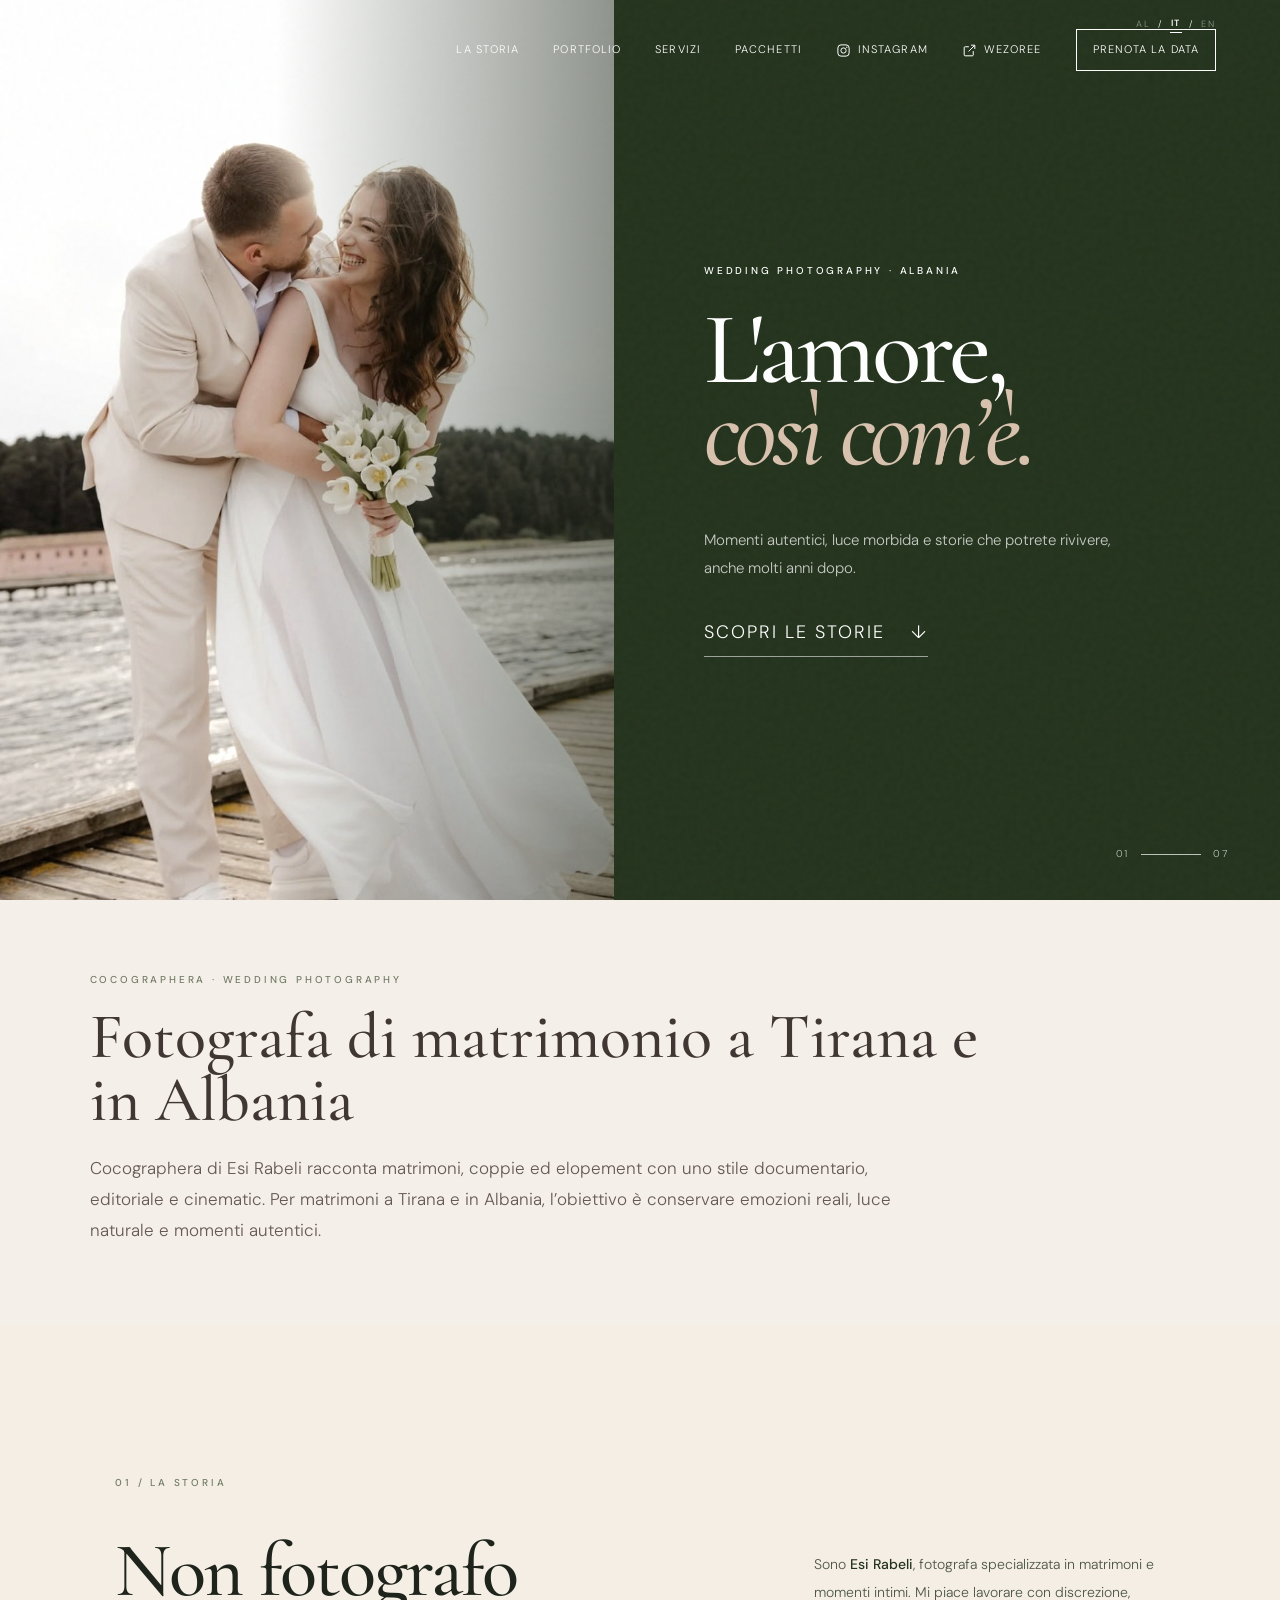
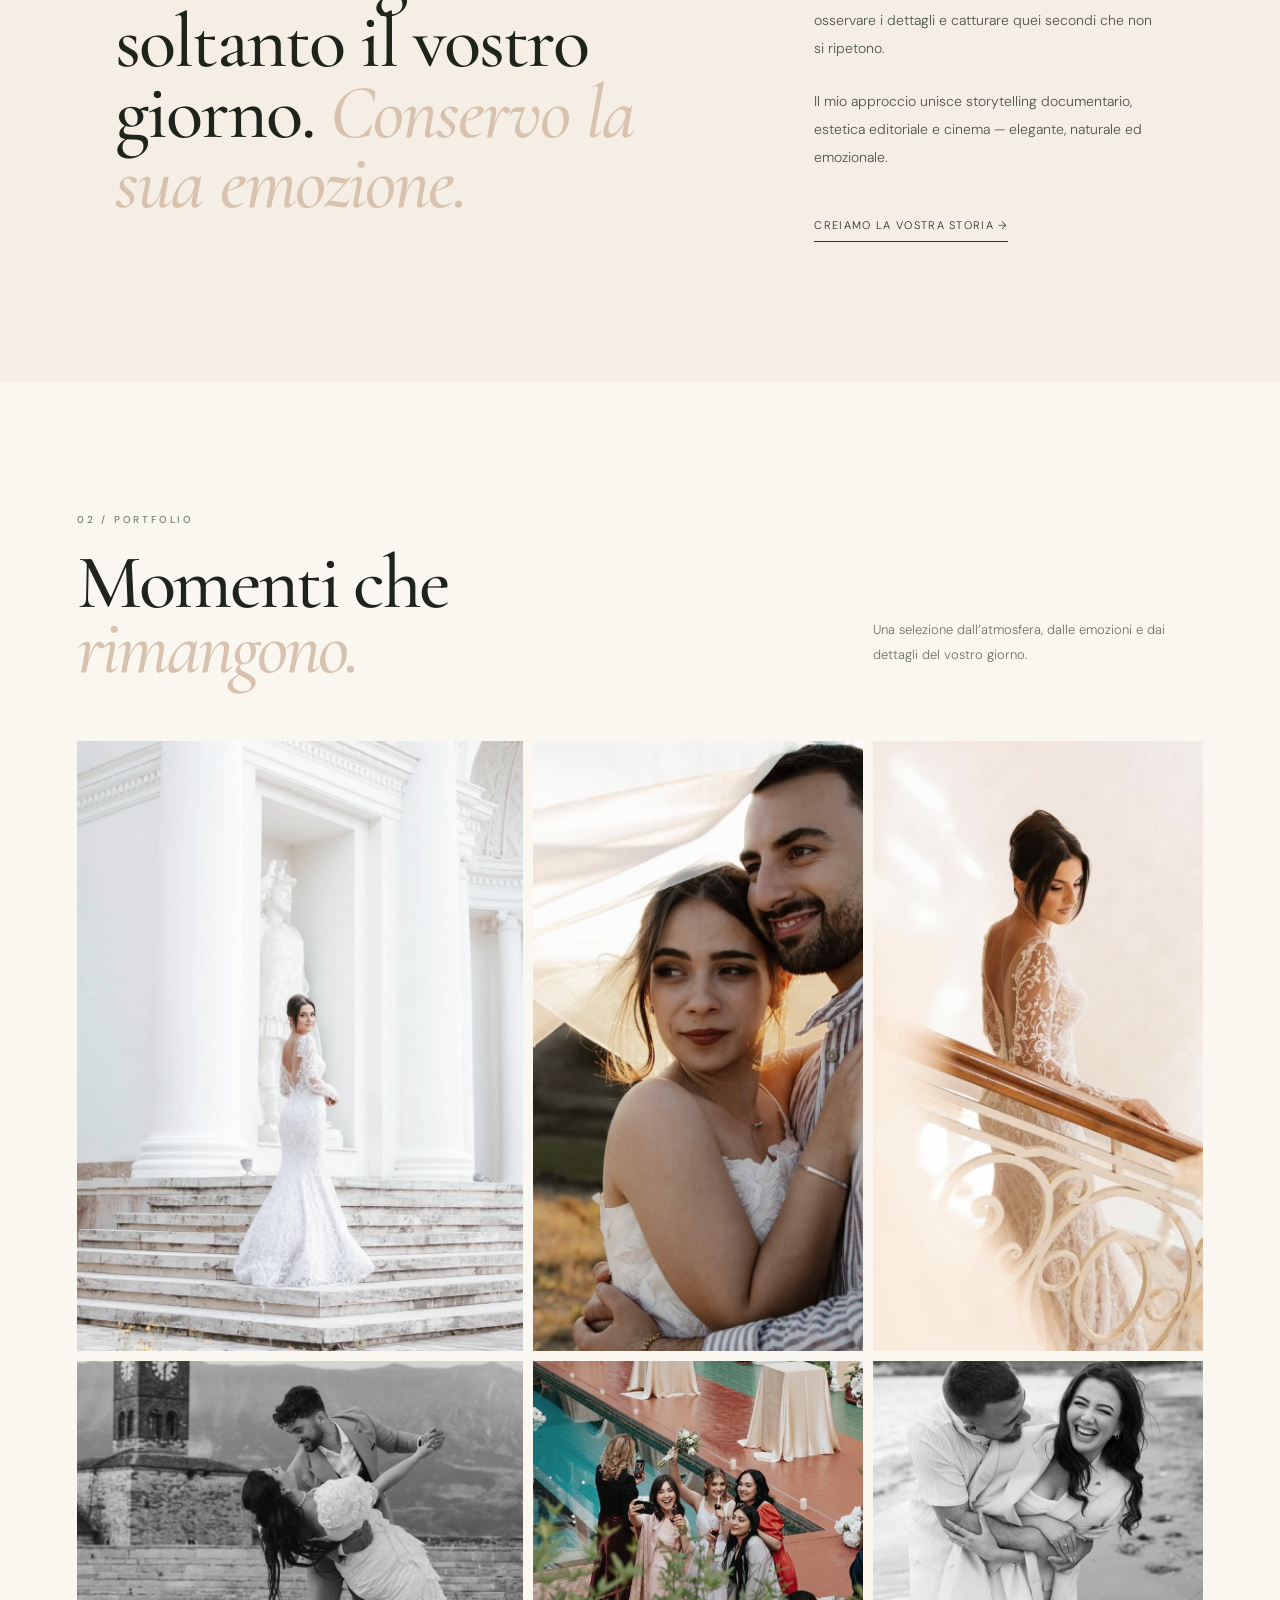
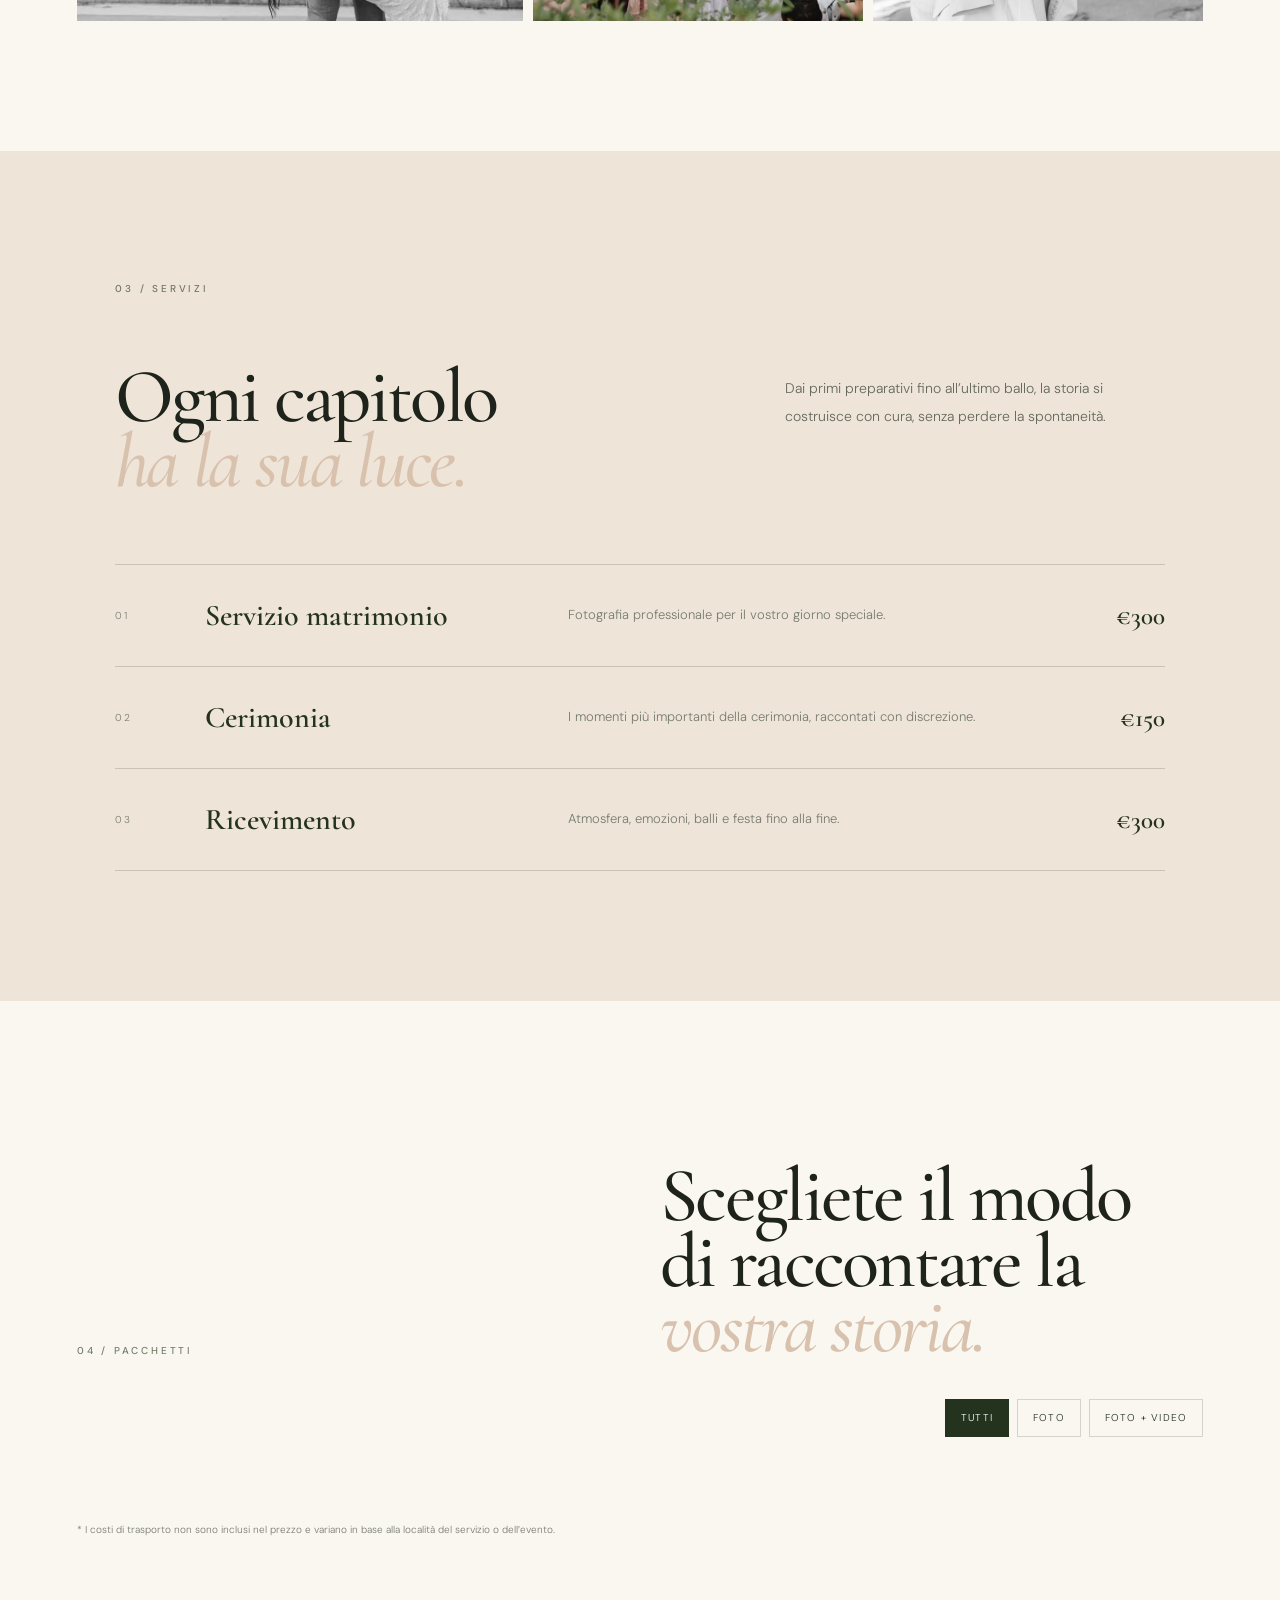
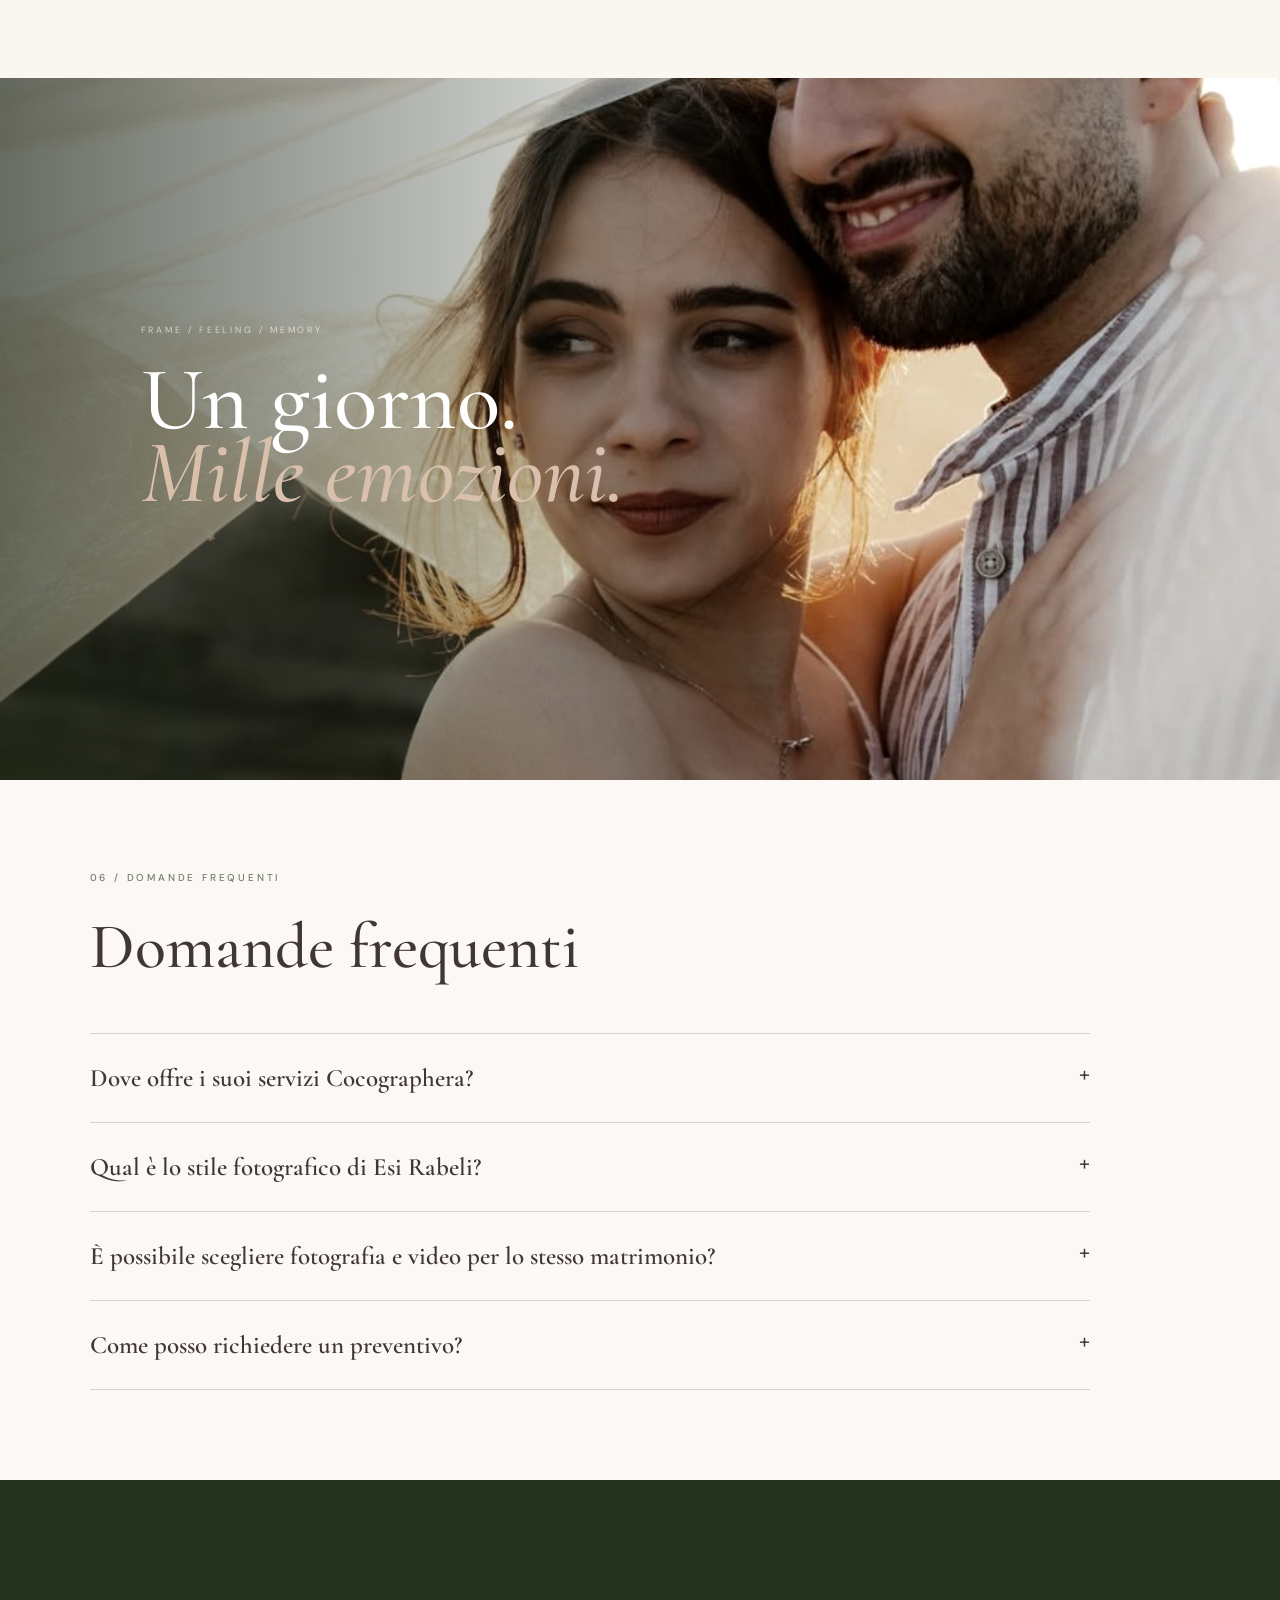
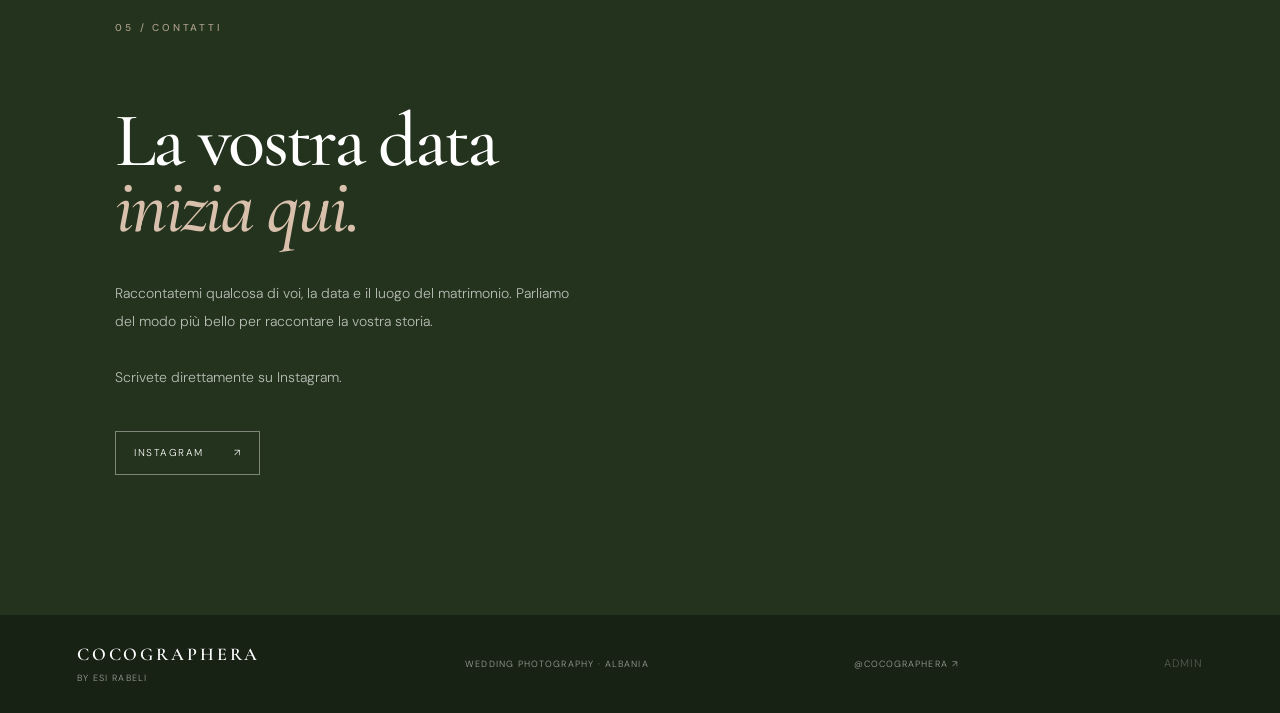
<file: it/index.html>
<!doctype html>
<html lang="it">
<head>
  <meta charset="utf-8">
  <meta name="viewport" content="width=device-width,initial-scale=1">
  <link rel="preconnect" href="https://fonts.googleapis.com">
  <link rel="preconnect" href="https://fonts.gstatic.com" crossorigin>
  <link href="https://fonts.googleapis.com/css2?family=Cormorant+Garamond:wght@400;500;600;700&family=DM+Sans:wght@300;400;500;600&display=swap" rel="stylesheet">
  <link rel="stylesheet" href="../style.css">

  <meta name="description" content="Cocographera di Esi Rabeli — fotografia di matrimonio a Tirana e in Albania, stile documentario, editoriale e cinematic per matrimoni, coppie ed elopement.">
  <meta name="keywords" content="fotografa matrimonio Albania, fotografa matrimonio Tirana, fotografo matrimonio Albania, fotografia matrimonio Tirana, wedding photographer Albania, wedding photographer Tirana, fotografa wedding Albania, fotografia cinematic matrimonio, fotografia documentaria matrimonio, fotografa eventi Albania">
  <meta name="robots" content="index,follow,max-image-preview:large,max-snippet:-1,max-video-preview:-1">
  <meta name="author" content="Esi Rabeli — Cocographera">
  <meta name="theme-color" content="#1f2d19">
  <title>Cocographera — Esi Rabeli | Fotografa Matrimonio a Tirana e in Albania</title>
  <link rel="canonical" href="https://cocographera.com/it/">
  <link rel="alternate" hreflang="sq" href="https://cocographera.com/">
  <link rel="alternate" hreflang="it" href="https://cocographera.com/it/">
  <link rel="alternate" hreflang="en" href="https://cocographera.com/en/">
  <link rel="alternate" hreflang="x-default" href="https://cocographera.com/">
  <meta property="og:type" content="website">
  <meta property="og:site_name" content="Cocographera">
  <meta property="og:locale" content="it_IT">
  <meta property="og:title" content="Cocographera — Fotografia di Matrimonio in Albania">
  <meta property="og:description" content="Fotografia di matrimonio e storytelling cinematic di Esi Rabeli a Tirana e in Albania.">
  <meta property="og:url" content="https://cocographera.com/it/">
  <meta property="og:image" content="https://cocographera.com/assets/hero.jpg">
  <meta property="og:image:alt" content="Cocographera wedding photography by Esi Rabeli">
  <meta name="twitter:card" content="summary_large_image">
  <meta name="twitter:title" content="Cocographera — Fotografia di Matrimonio in Albania">
  <meta name="twitter:description" content="Fotografia di matrimonio e storytelling cinematic di Esi Rabeli a Tirana e in Albania.">
  <meta name="twitter:image" content="https://cocographera.com/assets/hero.jpg">
  <link rel="sitemap" type="application/xml" href="https://cocographera.com/sitemap.xml">

  <script type="application/ld+json">{"@context":"https://schema.org","@graph":[{"@type":"ProfessionalService","@id":"https://cocographera.com/#business","name":"Cocographera","url":"https://cocographera.com/","image":"https://cocographera.com/assets/hero.jpg","description":"Cocographera di Esi Rabeli — fotografia di matrimonio a Tirana e in Albania, stile documentario, editoriale e cinematic per matrimoni, coppie ed elopement.","areaServed":{"@type":"Country","name":"Albania"},"sameAs":["https://www.instagram.com/cocographera/"],"priceRange":"€€"},{"@type":"Person","@id":"https://cocographera.com/#esi-rabeli","name":"Esi Rabeli","jobTitle":"Wedding Photographer","url":"https://cocographera.com/","worksFor":{"@id":"https://cocographera.com/#business"}},{"@type":"WebSite","@id":"https://cocographera.com/#website","url":"https://cocographera.com/","name":"Cocographera","inLanguage":"it"},{"@type":"WebPage","@id":"https://cocographera.com/it/#webpage","url":"https://cocographera.com/it/","name":"Cocographera — Esi Rabeli | Fotografa Matrimonio a Tirana e in Albania","isPartOf":{"@id":"https://cocographera.com/#website"},"inLanguage":"it"}]}</script>
<script type="application/ld+json">{"@context":"https://schema.org","@type":"FAQPage","mainEntity":[{"@type":"Question","name":"Dove offre i suoi servizi Cocographera?","acceptedAnswer":{"@type":"Answer","text":"Cocographera offre fotografia di matrimonio a Tirana e in diverse località dell’Albania. La fotografa è disponibile a spostamenti, da valutare insieme."}},{"@type":"Question","name":"Qual è lo stile fotografico di Esi Rabeli?","acceptedAnswer":{"@type":"Answer","text":"Lo stile combina fotografia documentaria, storytelling editoriale ed estetica cinematic, con attenzione alle emozioni e ai momenti spontanei."}},{"@type":"Question","name":"È possibile scegliere fotografia e video per lo stesso matrimonio?","acceptedAnswer":{"@type":"Answer","text":"Sì. Sono disponibili pacchetti fotografici e pacchetti Foto + Video; dettagli e prezzi sono indicati nella sezione Pacchetti."}},{"@type":"Question","name":"Come posso richiedere un preventivo?","acceptedAnswer":{"@type":"Answer","text":"Scrivete direttamente su Instagram, con qualche parola su data e luogo del matrimonio. Cocographera vi risponderà per definire i dettagli."}}]}</script>
</head>
<body data-page-lang="it" data-base-path="../" data-api-base="https://cocographera-api.cocographera.workers.dev">
  <div class="film-grain"></div>

  <header class="nav" id="nav">
    <div class="language-switcher" aria-label="Scelta della lingua">
      <button class="language-button " data-lang="sq" data-url="../">AL</button><span>/</span>
      <button class="language-button active" data-lang="it" data-url="../it/">IT</button><span>/</span>
      <button class="language-button " data-lang="en" data-url="../en/">EN</button>
    </div>
    <a class="brand" href="#home" aria-label="Cocographera home">
      <span class="brand-main">COCOGRAPHERA</span>
      <span class="brand-sub">by Esi Rabeli</span>
    </a>
    <button class="menu-toggle" aria-label="Apri il menu" aria-expanded="false">
      <span></span><span></span>
    </button>
    <nav class="nav-links">
      <a href="#story" data-i18n="nav.story">La storia</a>
      <a href="#portfolio" data-i18n="nav.portfolio">Portfolio</a>
      <a href="#services" data-i18n="nav.services">Servizi</a>
      <a href="#packages" data-i18n="nav.packages">Pacchetti</a>
      <a href="https://www.instagram.com/cocographera" class="nav-instagram" target="_blank" rel="noopener"><svg viewBox="0 0 24 24" fill="none" stroke="currentColor" stroke-width="1.6" xmlns="http://www.w3.org/2000/svg"><rect x="3" y="3" width="18" height="18" rx="5"/><circle cx="12" cy="12" r="4.2"/><circle cx="17.3" cy="6.7" r="1.1" fill="currentColor" stroke="none"/></svg><span>Instagram</span></a>
      <a href="https://wezoree.com/vendors/profile/28149-photographers-cocographera/" class="nav-instagram" target="_blank" rel="noopener"><svg viewBox="0 0 24 24" fill="none" stroke="currentColor" stroke-width="1.6" xmlns="http://www.w3.org/2000/svg"><path d="M18 13v6a1.5 1.5 0 0 1-1.5 1.5H5A1.5 1.5 0 0 1 3.5 19V7.5A1.5 1.5 0 0 1 5 6h6"/><path d="M14.5 3.5H20.5V9.5"/><path d="M20 4l-9.5 9.5"/></svg><span>Wezoree</span></a>
      <a href="#contact" class="nav-cta" data-i18n="nav.book">Prenota la data</a>
    </nav>
  </header>

  <main>
    <section class="hero" id="home">
      <div class="hero-image">
        <img src="../assets/hero.jpg" alt="Coppia di sposi alla luce naturale">
      </div>
      <div class="hero-copy">
        <p class="eyebrow reveal" data-i18n="hero.eyebrow">WEDDING PHOTOGRAPHY · ALBANIA</p>
        <h1 class="reveal"><span data-i18n="hero.title1">L'amore,</span><br><em data-i18n="hero.title2">così com’è.</em></h1>
        <p class="hero-text reveal">
          Momenti autentici, luce morbida e storie che potrete rivivere, anche molti anni dopo.
        </p>
        <a href="#portfolio" class="button reveal"><span data-i18n="hero.button">Scopri le storie</span> <span>↓</span></a>
      </div>
      <div class="hero-meta">
        <span>01</span><i></i><span>07</span>
      </div>
    </section>

<section class="seo-intro" aria-labelledby="seo-title"><div class="section-label">COCOGRAPHERA · WEDDING PHOTOGRAPHY</div><h2 id="seo-title">Fotografa di matrimonio a Tirana e in Albania</h2><p>Cocographera di Esi Rabeli racconta matrimoni, coppie ed elopement con uno stile documentario, editoriale e cinematic. Per matrimoni a Tirana e in Albania, l’obiettivo è conservare emozioni reali, luce naturale e momenti autentici.</p></section>

    <section class="statement" id="story">
      <div class="section-label" data-i18n="story.label">01 / LA STORIA</div>
      <div class="statement-grid">
        <p class="display">
          Non fotografo soltanto il vostro giorno.
          <em>Conservo la sua emozione.</em>
        </p>
        <div class="story-copy">
          <p>
            Sono <strong>Esi Rabeli</strong>, fotografa specializzata in matrimoni e momenti intimi. Mi piace lavorare con discrezione, osservare i dettagli e catturare quei secondi che non si ripetono.
          </p>
          <p>
            Il mio approccio unisce storytelling documentario, estetica editoriale e cinema — elegante, naturale ed emozionale.
          </p>
          <a href="#contact" class="text-link">Creiamo la vostra storia <span>→</span></a>
        </div>
      </div>
    </section>

    <section class="portfolio" id="portfolio">
      <div class="portfolio-head">
        <div>
          <div class="section-label" data-i18n="portfolio.label">02 / PORTFOLIO</div>
          <h2><span data-i18n="portfolio.title1">Momenti che</span><br><em data-i18n="portfolio.title2">rimangono.</em></h2>
        </div>
        <p>Una selezione dall’atmosfera, dalle emozioni e dai dettagli del vostro giorno.</p>
      </div>

      <div class="gallery">
        <button class="gallery-item tall reveal" data-full="../assets/bride-portrait.jpg" aria-label="Apri la fotografia">
          <img src="../assets/bride-portrait.jpg" alt="La sposa in un ambiente elegante">
          <span class="gallery-caption">The bride · 01</span>
        </button>
        <button class="gallery-item medium reveal" data-full="../assets/couple-editorial.jpg" aria-label="Apri la fotografia">
          <img src="../assets/couple-editorial.jpg" alt="Coppia in un ritratto editoriale">
          <span class="gallery-caption">The couple · 02</span>
        </button>
        <button class="gallery-item wide reveal" data-full="../assets/veil-detail.jpg" aria-label="Apri la fotografia">
          <img src="../assets/veil-detail.jpg" alt="La sposa controluce con il velo">
          <span class="gallery-caption">Details · 03</span>
        </button>
        <button class="gallery-item small reveal" data-full="../assets/wedding-first-dance.jpg" aria-label="Apri la fotografia">
          <img src="../assets/wedding-first-dance.jpg" alt="La coppia durante il primo ballo">
          <span class="gallery-caption">First dance · 04</span>
        </button>
        <button class="gallery-item small reveal" data-full="../assets/wedding-party.jpg" aria-label="Apri la fotografia">
          <img src="../assets/wedding-party.jpg" alt="Festa di matrimonio">
          <span class="gallery-caption">Celebration · 05</span>
        </button>
        <button class="gallery-item small reveal" data-full="../assets/wedding-dance.jpg" aria-label="Apri la fotografia">
          <img src="../assets/wedding-dance.jpg" alt="Momenti spontanei durante il matrimonio">
          <span class="gallery-caption">Emotion · 06</span>
        </button>
      </div>
    </section>

    <section class="services" id="services">
      <div class="section-label" data-i18n="services.label">03 / SERVIZI</div>
      <div class="services-intro">
        <h2><span data-i18n="services.title1">Ogni capitolo</span><br><em data-i18n="services.title2">ha la sua luce.</em></h2>
        <p>
          Dai primi preparativi fino all’ultimo ballo, la storia si costruisce con cura, senza perdere la spontaneità.
        </p>
      </div>
      <div class="service-list">
        <article>
          <span>01</span>
          <h3 data-i18n="services.set">Servizio matrimonio</h3>
          <p>Fotografia professionale per il vostro giorno speciale.</p>
          <strong data-price="serviceSet">€300</strong>
        </article>
        <article>
          <span>02</span>
          <h3 data-i18n="services.ceremony">Cerimonia</h3>
          <p>I momenti più importanti della cerimonia, raccontati con discrezione.</p>
          <strong data-price="ceremony">€150</strong>
        </article>
        <article>
          <span>03</span>
          <h3 data-i18n="services.banquet">Ricevimento</h3>
          <p>Atmosfera, emozioni, balli e festa fino alla fine.</p>
          <strong data-price="serviceSet">€300</strong>
        </article>
      </div>
    </section>

    <section class="packages" id="packages">
      <div class="packages-head">
        <div class="section-label" data-i18n="packages.label">04 / PACCHETTI</div>
        <h2><span data-i18n="packages.title1">Scegliete il modo</span><br><span data-i18n="packages.title2">di raccontare la </span><em data-i18n="packages.title3">vostra storia.</em></h2>
        <div class="package-switcher" role="tablist">
          <button class="active" data-filter="all" data-i18n="packages.all">Tutti</button>
          <button data-filter="photo" data-i18n="packages.photo">Foto</button>
          <button data-filter="photo-video" data-i18n="packages.photoVideo">Foto + Video</button>
        </div>
      </div>

      <div class="package-grid" id="packageGrid"></div>

      <p class="transport-note">
        * I costi di trasporto non sono inclusi nel prezzo e variano in base alla località del servizio o dell’evento.
      </p>
    </section>

    <section class="cinema-break">
      <img src="../assets/couple-editorial.jpg" alt="Coppia di sposi">
      <div class="cinema-overlay">
        <span>FRAME / FEELING / MEMORY</span>
        <p>Un giorno.<br><em>Mille emozioni.</em></p>
      </div>
    </section>

<section class="faq" id="faq"><div class="section-label">06 / DOMANDE FREQUENTI</div><h2>Domande frequenti</h2><div class="faq-grid"><details><summary>Dove offre i suoi servizi Cocographera?</summary><p>Cocographera offre fotografia di matrimonio a Tirana e in diverse località dell’Albania. La fotografa è disponibile a spostamenti, da valutare insieme.</p></details><details><summary>Qual è lo stile fotografico di Esi Rabeli?</summary><p>Lo stile combina fotografia documentaria, storytelling editoriale ed estetica cinematic, con attenzione alle emozioni e ai momenti spontanei.</p></details><details><summary>È possibile scegliere fotografia e video per lo stesso matrimonio?</summary><p>Sì. Sono disponibili pacchetti fotografici e pacchetti Foto + Video; dettagli e prezzi sono indicati nella sezione Pacchetti.</p></details><details><summary>Come posso richiedere un preventivo?</summary><p>Scrivete direttamente su <a href="https://www.instagram.com/cocographera/" target="_blank" rel="noopener">Instagram</a>, con qualche parola su data e luogo del matrimonio. Cocographera vi risponderà per definire i dettagli.</p></details></div></section>

    <section class="contact" id="contact">
      <div class="section-label" data-i18n="contact.label">05 / CONTATTI</div>
      <div class="contact-grid">
        <div>
          <h2><span data-i18n="contact.title1">La vostra data</span><br><em data-i18n="contact.title2">inizia qui.</em></h2>
          <p>
            Raccontatemi qualcosa di voi, la data e il luogo del matrimonio. Parliamo del modo più bello per raccontare la vostra storia.
            <br><br>
            Scrivete direttamente su <a href="https://www.instagram.com/cocographera/" target="_blank" rel="noopener">Instagram</a>.
          </p>
          <a class="instagram-button" href="https://www.instagram.com/cocographera/" target="_blank" rel="noopener">
            Instagram <span>↗</span>
          </a>
        </div>
      </div>
    </section>
  </main>

  <footer>
    <div>
      <span class="footer-brand">COCOGRAPHERA</span>
      <span>by Esi Rabeli</span>
    </div>
    <span data-i18n="footer.tagline">Wedding Photography · Albania</span>
    <a href="https://www.instagram.com/cocographera/" target="_blank" rel="noopener">@cocographera ↗</a>
    <a href="../admin/" style="font-size:11px;opacity:.45;text-decoration:none">Admin</a>
</footer>

  <div class="lightbox" aria-hidden="true">
    <button class="lightbox-close" aria-label="Chiudi">×</button>
    <img alt="">
  </div>

  <script src="../price-config.js"></script>
  <script src="../script.js"></script>
</body>
</html>
</file>
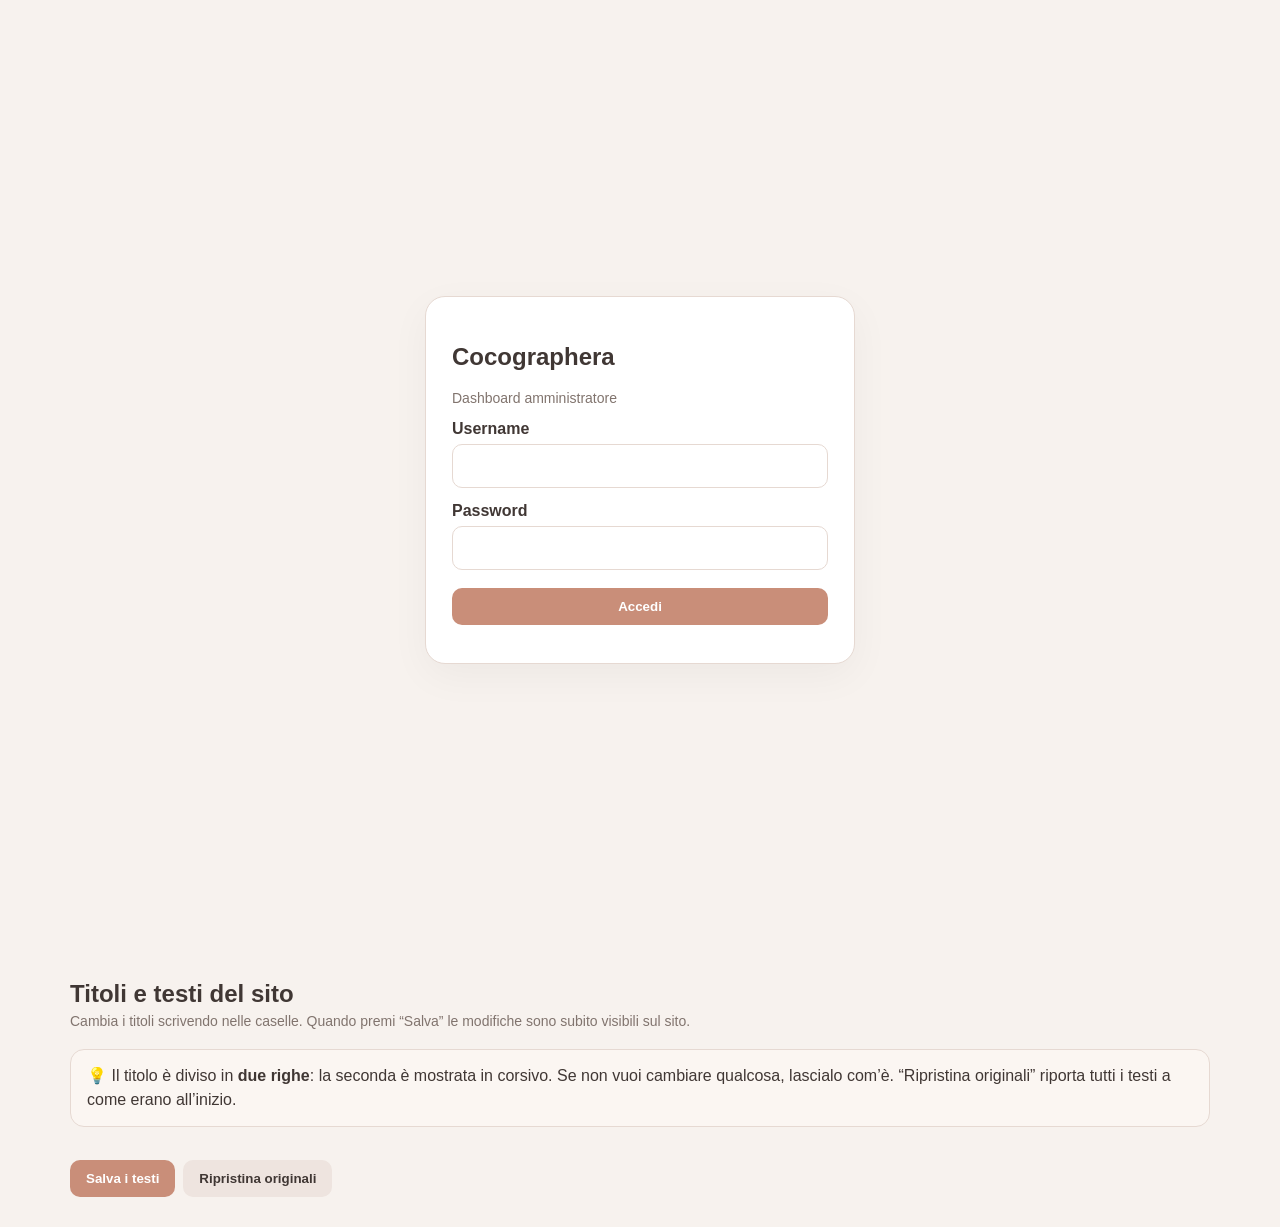
<file: site/admin/index.html>
<!doctype html><html lang="it"><head><meta charset="utf-8"><meta name="robots" content="noindex,nofollow,noarchive"><meta name="viewport" content="width=device-width,initial-scale=1"><title>Cocographera — Admin</title>
<style>
:root{--bg:#f7f2ee;--card:#fff;--ink:#403734;--muted:#81746e;--line:#e6d9d2;--accent:#c98e79;--accent2:#a96d59;--al:#d8a26d;--it:#8ea7c7;--en:#91ad91}*{box-sizing:border-box}body{margin:0;background:var(--bg);color:var(--ink);font-family:Arial,sans-serif}header{background:#fff;border-bottom:1px solid var(--line);padding:18px 28px;display:flex;justify-content:space-between;align-items:center}.wrap{max-width:1180px;margin:30px auto;padding:0 20px}.login-wrap{min-height:100vh;display:grid;place-items:center}.panel{background:var(--card);border:1px solid var(--line);border-radius:20px;padding:26px;box-shadow:0 12px 40px #0000000b}.grid{display:grid;grid-template-columns:repeat(auto-fit,minmax(285px,1fr));gap:18px}.thumb{height:190px;background:#eee center/cover no-repeat;border-radius:12px}.card h3{margin:16px 0 8px}.price{font-size:21px;font-weight:700;color:var(--accent2);margin-bottom:10px}.desc{color:var(--muted);min-height:55px;white-space:pre-wrap;line-height:1.5}.actions{display:flex;gap:8px;margin-top:15px}.toolbar{display:flex;justify-content:space-between;gap:20px;align-items:center;margin-bottom:20px}button{border:0;border-radius:10px;padding:11px 16px;font-weight:700;cursor:pointer}.primary{background:var(--accent);color:#fff}.secondary{background:#eee4df;color:var(--ink)}.danger{background:#f4d8d5;color:#8b3935}label{display:block;font-weight:700;margin:14px 0 6px}input,textarea,select{width:100%;padding:12px;border:1px solid var(--line);border-radius:10px;background:#fff;font:inherit}textarea{min-height:130px;resize:vertical}.modal{position:fixed;inset:0;background:#0008;display:none;align-items:center;justify-content:center;padding:20px}.modal.show{display:flex}.modalbox{width:min(760px,100%);max-height:92vh;overflow:auto;background:#fff;border-radius:20px;padding:26px}.modalhead{display:flex;justify-content:space-between;align-items:center}.status{color:var(--accent2);font-weight:700;margin-top:12px}.hidden{display:none!important}.note{color:var(--muted);font-size:14px}.lang-note{padding:12px 14px;background:#faf6f3;border:1px solid var(--line);border-radius:12px;line-height:1.5;margin:14px 0}.lang-grid{display:grid;grid-template-columns:repeat(3,1fr);gap:14px;margin-top:16px}.lang-box{border:1px solid var(--line);border-radius:16px;padding:16px;background:#fff}.lang-box h3{margin:0 0 8px;font-size:16px}.lang-box.al{border-top:4px solid var(--al)}.lang-box.it{border-top:4px solid var(--it)}.lang-box.en{border-top:4px solid var(--en)}.lang-box label{font-size:13px}.mini{font-size:12px;color:var(--muted);font-weight:400}.preview{margin-top:12px}.preview img{max-width:220px;max-height:140px;border-radius:12px;object-fit:cover}@media(max-width:800px){.lang-grid{grid-template-columns:1fr}.modalbox{padding:20px}}@media(max-width:650px){header{padding:15px 16px}.toolbar{flex-direction:column;align-items:stretch}.wrap{margin-top:20px}}

.tabs{display:flex;gap:8px;flex-wrap:wrap}.tab{border:1px solid var(--line);background:#fff;color:var(--ink);padding:10px 16px;border-radius:999px;cursor:pointer;font-size:15px}.tab.on{background:var(--accent2);color:#fff;border-color:var(--accent2)}
.help{background:#fbf6f2;border:1px solid var(--line);border-radius:14px;padding:14px 16px;margin:0 0 18px;line-height:1.5}.warn{background:#fff3e0;border-color:#e7c48f}
.tgroup{margin:0 0 14px}.tgroup h4{margin:14px 0 4px;font-size:14px;color:var(--accent2)}.tgroup input{width:100%}
</style></head><body data-api-base="https://cocographera-api.TUO-SUBDOMAIN.workers.dev">
<section id="login" class="login-wrap wrap"><div class="panel" style="width:min(430px,100%)"><h1>Cocographera</h1><p class="note">Dashboard amministratore</p><form id="loginForm"><label>Username</label><input name="username" required autocomplete="username"><label>Password</label><input name="password" type="password" required autocomplete="current-password"><button class="primary" style="width:100%;margin-top:18px">Accedi</button><div id="loginStatus" class="status"></div></form></div></section>
<section id="app" class="hidden"><header><strong>Cocographera · Dashboard</strong><nav class="tabs"><button class="tab on" data-tab="texts">✏️ Titoli e testi</button><button class="tab" data-tab="faq">❓ FAQ</button><button class="tab" data-tab="packages">📦 Pacchetti</button><button class="tab" data-tab="settings">⚙️ Impostazioni</button></nav><a class="secondary" href="../" target="_blank" style="text-decoration:none;padding:10px 14px">Vedi il sito ↗</a><button id="logout" class="secondary">Esci</button></header><div id="alert" class="wrap hidden"><div class="help warn">⚠️ Stai ancora usando la password iniziale. Per sicurezza cambiala da <b>Impostazioni</b>.</div></div>
<main class="wrap hidden" id="tab-packages"><div class="toolbar"><div><h2 style="margin-bottom:5px">Pacchetti</h2><div class="note">Ogni pacchetto può avere un testo separato in Albanese, Italiano e Inglese.</div></div><button id="add" class="primary">＋ Nuovo pacchetto</button></div><div id="grid" class="grid"></div></main></section>

<main class="wrap" id="tab-texts"><div class="toolbar"><div><h2 style="margin-bottom:5px">Titoli e testi del sito</h2><div class="note">Cambia i titoli scrivendo nelle caselle. Quando premi “Salva” le modifiche sono subito visibili sul sito.</div></div></div>
<div class="help">💡 Il titolo è diviso in <b>due righe</b>: la seconda è mostrata in corsivo. Se non vuoi cambiare qualcosa, lascialo com’è. “Ripristina originali” riporta tutti i testi a come erano all’inizio.</div>
<div id="textsBox" class="lang-grid"></div>
<div class="actions"><button id="saveTexts" class="primary">Salva i testi</button><button id="resetTexts" class="secondary">Ripristina originali</button><span id="textsStatus" class="note"></span></div></main>
<main class="wrap hidden" id="tab-faq"><div class="toolbar"><div><h2 style="margin-bottom:5px">Domande frequenti (FAQ)</h2><div class="note">Ogni domanda ha tre spazi: albanese, italiano, inglese. Puoi aggiungere, eliminare e riordinare le domande.</div></div><button id="addFaq" class="primary">＋ Nuova domanda</button></div>
<div class="help">💡 Se lasci vuota una lingua, quella domanda non compare nella versione del sito in quella lingua. Con “Salva le FAQ” il sito si aggiorna subito (anche per Google).</div>
<div id="faqBox"></div><div class="actions"><button id="saveFaq" class="primary">Salva le FAQ</button><span id="faqStatus" class="note"></span></div></main>
<main class="wrap hidden" id="tab-settings"><h2>Impostazioni</h2>
<form id="settingsForm" class="panel" style="max-width:560px"><h3 style="margin-top:0">Cambia password</h3><div class="note">Lascia vuoto se non vuoi cambiarla. Minimo 8 caratteri.</div>
<label>Password attuale</label><input name="current_password" type="password" autocomplete="current-password"><label>Nuova password</label><input name="new_password" type="password" autocomplete="new-password"><label>Ripeti la nuova password</label><input name="confirm_password" type="password" autocomplete="new-password">
<div class="actions"><button class="primary">Salva impostazioni</button><span id="settingsStatus" class="note"></span></div></form></main>
<div id="modal" class="modal"><div class="modalbox"><div class="modalhead"><h2 id="modalTitle">Pacchetto</h2><button id="close" class="secondary">Chiudi</button></div><form id="form"><input type="hidden" id="id" name="id"><input type="hidden" id="image" name="image">
<div class="lang-note"><strong>Traduzioni dei pacchetti</strong><br>Scrivi manualmente titolo e descrizione nelle tre lingue. Il sito mostrerà automaticamente la versione corrispondente alla lingua scelta dal visitatore. Prezzo, categoria e immagine sono condivisi tra le lingue.</div>
<div class="lang-grid">
<section class="lang-box al"><h3>🇦🇱 Albanese <span class="mini">(lingua predefinita)</span></h3><label>Titolo</label><input id="title_sq" name="title_sq" required><label>Contenuto / descrizione</label><textarea id="content_sq" name="content_sq"></textarea></section>
<section class="lang-box it"><h3>🇮🇹 Italiano</h3><label>Titolo</label><input id="title_it" name="title_it"><label>Contenuto / descrizione</label><textarea id="content_it" name="content_it"></textarea></section>
<section class="lang-box en"><h3>🇬🇧 Inglese</h3><label>Titolo</label><input id="title_en" name="title_en"><label>Contenuto / descrizione</label><textarea id="content_en" name="content_en"></textarea></section>
</div>
<label>Prezzo</label><input id="price" name="price" placeholder="Es. 1200"><label>Categoria</label><select id="type" name="type"><option value="photo">Foto</option><option value="photo-video">Foto + Video</option></select><label>Immagine</label><input id="file" type="file" accept="image/jpeg,image/png,image/webp"><div id="preview" class="preview"></div><div class="actions"><button class="primary">Salva pacchetto</button><button type="button" id="cancel" class="secondary">Annulla</button></div><div id="status" class="status"></div></form></div></div>
<script src="admin.js"></script></body></html>
</file>
<file: style.css>
:root{
  --cream:#f4eee4;
  --cream-2:#eee4d7;
  --paper:#faf7f1;
  --olive:#24331d;
  --olive-2:#405034;
  --sage:#8d9a7b;
  --rose:#c9a89a;
  --ink:#1e231b;
  --line:rgba(36,51,29,.18);
  --serif:"Cormorant Garamond",Georgia,serif;
  --sans:"DM Sans",Arial,sans-serif;
}
*{box-sizing:border-box}
html{scroll-behavior:smooth}
body{margin:0;background:var(--paper);color:var(--ink);font-family:var(--sans);font-weight:300;line-height:1.6}
body.no-scroll{overflow:hidden}
img{display:block;width:100%;height:100%;object-fit:cover}
button,a{font:inherit}
a{color:inherit;text-decoration:none}
.film-grain{position:fixed;inset:0;pointer-events:none;z-index:100;opacity:.045;background-image:url("data:image/svg+xml,%3Csvg viewBox='0 0 180 180' xmlns='http://www.w3.org/2000/svg'%3E%3Cfilter id='n'%3E%3CfeTurbulence type='fractalNoise' baseFrequency='.8' numOctaves='4' stitchTiles='stitch'/%3E%3C/filter%3E%3Crect width='100%25' height='100%25' filter='url(%23n)' opacity='.7'/%3E%3C/svg%3E")}
.nav{position:fixed;top:0;left:0;right:0;height:82px;display:flex;align-items:center;justify-content:space-between;padding:0 5vw;z-index:50;color:white;transition:.35s}
.nav.scrolled{background:rgba(244,238,228,.94);backdrop-filter:blur(12px);color:var(--olive);box-shadow:0 1px 0 var(--line)}
.brand{display:flex;flex-direction:column;line-height:1}
.brand-main{font-family:var(--serif);font-size:22px;letter-spacing:.16em;font-weight:600}
.brand-sub{font-size:9px;letter-spacing:.22em;text-transform:uppercase;margin-top:7px;opacity:.72}
.nav-links{display:flex;align-items:center;gap:34px;font-size:11px;letter-spacing:.1em;text-transform:uppercase}
.nav-links a{position:relative}
.nav-links a:not(.nav-cta):after{content:"";position:absolute;left:0;right:100%;bottom:-7px;height:1px;background:currentColor;transition:.3s}
.nav-links a:hover:after{right:0}
.nav-instagram{display:inline-flex;align-items:center;gap:7px}
.nav-instagram svg{width:15px;height:15px;flex:none}
.nav-cta{border:1px solid currentColor;padding:11px 16px}
.menu-toggle{display:none;background:none;border:0;color:currentColor}
.hero{min-height:100vh;background:var(--olive);color:white;position:relative;display:grid;grid-template-columns:48% 52%;overflow:hidden}
.hero-image{position:relative;overflow:hidden}
.hero-image:after{content:"";position:absolute;inset:0;background:linear-gradient(90deg,transparent 45%,rgba(20,30,15,.48))}
.hero-image img{filter:saturate(.75) contrast(1.05);transform:scale(1.02)}
.hero-copy{display:flex;justify-content:center;flex-direction:column;padding:120px 12vw 100px 7vw;position:relative}
.eyebrow,.section-label{font-size:10px;letter-spacing:.28em;text-transform:uppercase;font-weight:500}
.eyebrow{opacity:.72;margin:0 0 30px}
.hero h1{font:500 clamp(64px,8vw,132px)/.8 var(--serif);margin:0 0 38px;letter-spacing:-.04em}
.hero h1 em,.display em,h2 em{font-style:italic;color:#d8c2ae}
.hero-text{font-size:15px;line-height:1.9;max-width:440px;color:rgba(255,255,255,.75);margin-bottom:35px}
.button{display:inline-flex;width:max-content;align-items:center;gap:26px;border-bottom:1px solid rgba(255,255,255,.55);padding-bottom:10px;font-size:11px;text-transform:uppercase;letter-spacing:.18em}
.button span{font-size:18px}
.hero-meta{position:absolute;right:4vw;bottom:38px;display:flex;gap:12px;align-items:center;font-size:10px;letter-spacing:.18em;opacity:.7}
.hero-meta i{display:block;width:60px;height:1px;background:currentColor}
.statement{padding:150px 9vw 140px;background:var(--cream)}
.section-label{color:var(--olive-2);opacity:.72}
.statement-grid{display:grid;grid-template-columns:1.25fr .75fr;gap:9vw;margin-top:45px}
.display{font:500 clamp(45px,6vw,82px)/.92 var(--serif);margin:0;letter-spacing:-.025em;max-width:850px}
.story-copy{padding-top:14px;font-size:14px;color:#4e5548;line-height:2}
.story-copy p{margin:0 0 25px}
.story-copy strong{color:var(--olive);font-weight:500}
.text-link{display:inline-block;margin-top:18px;color:var(--olive);border-bottom:1px solid var(--olive);padding-bottom:5px;font-size:11px;letter-spacing:.12em;text-transform:uppercase}
.portfolio{padding:130px 6vw;background:var(--paper)}
.portfolio-head{display:flex;justify-content:space-between;align-items:end;margin-bottom:60px}
.portfolio h2,.services h2,.packages h2,.contact h2{font:500 clamp(50px,6vw,86px)/.85 var(--serif);letter-spacing:-.035em;margin:22px 0 0}
.portfolio-head>p{max-width:330px;color:#6d7167;font-size:13px;line-height:1.9}
.gallery{display:grid;grid-template-columns:1.15fr .85fr .85fr;grid-template-rows:300px 300px 260px;gap:10px}
.gallery-item{border:0;padding:0;position:relative;overflow:hidden;background:#ddd;cursor:pointer}
.gallery-item img{transition:transform .9s cubic-bezier(.2,.65,.2,1),filter .6s;filter:saturate(.78)}
.gallery-item:hover img{transform:scale(1.055);filter:saturate(.95)}
.gallery-item:after{content:"";position:absolute;inset:0;background:linear-gradient(180deg,transparent 60%,rgba(16,20,13,.45));opacity:0;transition:.4s}
.gallery-item:hover:after{opacity:1}
.gallery-caption{position:absolute;bottom:18px;left:20px;color:white;font-size:9px;letter-spacing:.18em;text-transform:uppercase;z-index:2;opacity:0;transform:translateY(6px);transition:.35s}
.gallery-item:hover .gallery-caption{opacity:1;transform:none}
.tall{grid-row:span 2}.medium{grid-row:span 2}.wide{grid-column:3;grid-row:span 2}.small{grid-row:3}
.services{background:var(--cream-2);padding:130px 9vw}
.services-intro{display:grid;grid-template-columns:1fr .7fr;gap:10vw;margin:45px 0 70px}
.services-intro p{font-size:14px;color:#64685d;line-height:2;padding-top:18px}
.service-list{border-top:1px solid var(--line)}
.service-list article{display:grid;grid-template-columns:60px 1fr 1.4fr 100px;align-items:center;gap:30px;padding:32px 0;border-bottom:1px solid var(--line)}
.service-list span{font-size:10px;letter-spacing:.15em;color:#777d70}
.service-list h3{font:600 30px var(--serif);margin:0;color:var(--olive)}
.service-list p{margin:0;color:#777b70;font-size:13px}
.service-list strong{font:600 25px var(--serif);text-align:right;color:var(--olive)}
.packages{padding:140px 6vw;background:var(--paper)}
.packages-head{display:grid;grid-template-columns:1fr 1fr;align-items:end;gap:40px;margin-bottom:60px}
.package-switcher{grid-column:2;display:flex;justify-content:flex-end;gap:8px}
.package-switcher button{background:transparent;border:1px solid var(--line);padding:10px 15px;font-size:10px;letter-spacing:.12em;text-transform:uppercase;color:var(--olive);cursor:pointer}
.package-switcher button.active,.package-switcher button:hover{background:var(--olive);color:white;border-color:var(--olive)}
.package-grid{display:grid;grid-template-columns:repeat(5,1fr);gap:10px}
.package-card{background:var(--cream);min-height:390px;padding:34px 24px 25px;display:flex;flex-direction:column;transition:.4s;border:1px solid transparent}
.package-card:hover{transform:translateY(-8px);border-color:var(--line)}
.package-card.featured{background:#e9e0d3}
.package-card.premium{background:var(--olive);color:white}
.package-card.hidden{display:none}
.package-number{font-size:10px;font-weight:600;letter-spacing:.18em;color:var(--olive);margin-bottom:18px}
.premium .package-number{color:#d7c1ad}
.package-card small{font-size:9px;letter-spacing:.06em;color:#767c6e;margin-bottom:12px}
.package-card h3{font:600 29px/.95 var(--serif);margin:0 0 20px;color:var(--olive)}
.premium h3{color:white}
.package-card p{font-size:12px;line-height:1.75;color:#74796d}
.premium p{color:rgba(255,255,255,.68)}
.price{font:600 32px var(--serif);margin-top:auto;color:var(--olive)}
.premium .price{color:#e0c7b3}
.select-package{border:0;border-top:1px solid var(--line);background:transparent;padding:15px 0 0;margin-top:18px;text-align:left;font-size:9px;letter-spacing:.13em;text-transform:uppercase;color:var(--olive);cursor:pointer}
.premium .select-package{color:white;border-color:rgba(255,255,255,.25)}
.transport-note{font-size:10px;color:#777b70;margin:25px 0 0}
.cinema-break{height:78vh;min-height:560px;position:relative;overflow:hidden}
.cinema-break img{filter:saturate(.65) contrast(1.06);object-position:center 38%}
.cinema-overlay{position:absolute;inset:0;background:linear-gradient(90deg,rgba(22,31,18,.65),transparent 65%);color:white;display:flex;flex-direction:column;justify-content:center;padding-left:11vw}
.cinema-overlay span{font-size:9px;letter-spacing:.3em;opacity:.75}
.cinema-overlay p{font:500 clamp(54px,7vw,105px)/.82 var(--serif);margin:25px 0}
.cinema-overlay em{color:#d9c0ad}
.contact{background:var(--olive);color:white;padding:140px 9vw}
.contact .section-label{color:#d8c4b2}
.contact-grid{display:grid;grid-template-columns:1fr 1fr;gap:11vw;margin-top:50px}
.contact h2 em{color:#d9c0ad}
.contact-grid>div>p{max-width:480px;color:rgba(255,255,255,.68);font-size:14px;line-height:2;margin:40px 0}
.instagram-button{display:inline-flex;border:1px solid rgba(255,255,255,.4);padding:13px 18px;gap:30px;text-transform:uppercase;font-size:10px;letter-spacing:.15em}
form{border-top:1px solid rgba(255,255,255,.25)}
label{display:block;padding:0 0 8px;font-size:9px;letter-spacing:.13em;text-transform:uppercase;color:rgba(255,255,255,.72)}
input,textarea{display:block;width:100%;box-sizing:border-box;border:1px solid rgba(255,255,255,.15);background:#ffffff;outline:0;color:var(--ink);font:300 16px var(--sans);padding:13px 14px;margin:0 0 20px;border-radius:3px;resize:vertical}
input:focus,textarea:focus{border-color:#d9c0ad;box-shadow:0 0 0 2px rgba(217,192,173,.35)}
input::placeholder,textarea::placeholder{color:rgba(30,35,27,.4)}
.submit-button{margin-top:25px;background:#d9c0ad;color:var(--olive);border:0;padding:15px 20px;font-size:10px;letter-spacing:.15em;text-transform:uppercase;cursor:pointer}
.submit-button span{margin-left:25px}
.form-status{font-size:11px;color:#d9c0ad;margin:14px 0 0;min-height:18px}
footer{background:#172114;color:rgba(255,255,255,.58);display:flex;justify-content:space-between;align-items:center;padding:28px 6vw;font-size:9px;letter-spacing:.12em;text-transform:uppercase}
footer>div{display:flex;flex-direction:column;gap:6px}
.footer-brand{font:600 18px var(--serif);letter-spacing:.16em;color:white}
.lightbox{position:fixed;inset:0;background:rgba(12,17,10,.92);z-index:200;display:flex;align-items:center;justify-content:center;padding:5vw;opacity:0;pointer-events:none;transition:.3s}
.lightbox.open{opacity:1;pointer-events:auto}
.lightbox img{max-width:90vw;max-height:88vh;width:auto;height:auto;object-fit:contain;box-shadow:0 20px 80px rgba(0,0,0,.5)}
.lightbox-close{position:absolute;right:30px;top:20px;background:none;border:0;color:white;font-size:40px;font-weight:200;cursor:pointer}
.reveal{opacity:0;transform:translateY(22px);transition:opacity .9s ease,transform .9s ease}
.reveal.visible{opacity:1;transform:none}
@media(max-width:1000px){
  .nav{height:70px;padding:0 5vw}
  .nav-links{display:none;position:absolute;top:70px;left:0;right:0;background:var(--cream);color:var(--olive);padding:25px 5vw;flex-direction:column;align-items:flex-start;gap:20px}
  .nav-links.open{display:flex}
  .menu-toggle{display:flex;flex-direction:column;gap:7px}
  .menu-toggle span{width:28px;height:1px;background:currentColor}
  .hero{grid-template-columns:1fr;min-height:100svh}
  .hero-image{position:absolute;inset:0;opacity:.66}
  .hero-image:after{background:linear-gradient(90deg,rgba(18,27,14,.6),rgba(18,27,14,.25))}
  .hero-copy{padding:120px 9vw 100px;z-index:2}
  .statement-grid,.services-intro,.contact-grid{grid-template-columns:1fr;gap:35px}
  .gallery{grid-template-columns:1fr 1fr;grid-template-rows:360px 260px 260px}
  .tall{grid-row:span 2}.medium{grid-row:span 1}.wide{grid-column:1/3;grid-row:3}.small{grid-row:auto}
  .package-grid{grid-template-columns:repeat(2,1fr)}
  .packages-head{grid-template-columns:1fr}
  .package-switcher{grid-column:auto;justify-content:flex-start}
}
@media(max-width:600px){
  .brand-main{font-size:18px}
  .hero h1{font-size:68px}
  .statement,.portfolio,.services,.packages,.contact{padding:90px 7vw}
  .portfolio-head{display:block}
  .portfolio-head>p{margin-top:25px}
  .gallery{display:grid;grid-template-columns:1fr 1fr;grid-template-rows:300px 220px 220px}
  .tall{grid-column:1/3;grid-row:1}
  .medium{grid-column:1;grid-row:2}
  .wide{grid-column:2;grid-row:2}
  .small{grid-row:3}
  .service-list article{grid-template-columns:35px 1fr;gap:8px 16px}
  .service-list p{grid-column:2}
  .service-list strong{grid-column:2;text-align:left}
  .package-grid{grid-template-columns:1fr}
  .package-card{min-height:350px}
  .cinema-break{height:65vh;min-height:450px}
  .cinema-overlay{padding:0 8vw}
  .contact-grid{gap:60px}
  footer{flex-direction:column;gap:18px;align-items:flex-start}
}

/* Language selector */
.language-switcher{position:absolute;right:5vw;top:14px;display:flex;align-items:center;gap:7px;font-size:9px;letter-spacing:.16em;text-transform:uppercase;z-index:60}
.language-switcher button{border:0;background:transparent;color:inherit;padding:2px 1px;cursor:pointer;font-size:9px;letter-spacing:.16em;opacity:.48}
.language-switcher button.active{opacity:1;font-weight:600;border-bottom:1px solid currentColor}
.nav .brand,.nav .nav-links{margin-top:18px}
@media(max-width:1000px){.language-switcher{right:18vw;top:13px}.nav .brand,.nav .nav-links{margin-top:0}}
.package-image{height:155px;margin:-34px -24px 24px;overflow:hidden;background:#ddd}.package-image img{width:100%;height:100%;object-fit:cover;display:block}.package-card h3{overflow-wrap:anywhere}


/* v6 SEO content / FAQ */
.seo-intro{padding:72px 7vw 80px;background:#f5efe9;color:#403734}
.seo-intro .section-label{margin-bottom:18px}
.seo-intro h2{font-family:'Cormorant Garamond',serif;font-size:clamp(34px,5vw,64px);font-weight:500;line-height:.98;max-width:900px;margin:0 0 22px}
.seo-intro p{max-width:820px;font-size:17px;line-height:1.8;margin:0;color:#655953}
.faq{padding:90px 7vw;background:#fbf8f5;color:#403734}
.faq>h2{font-family:'Cormorant Garamond',serif;font-size:clamp(38px,5vw,68px);font-weight:500;margin:10px 0 35px}
.faq-grid{max-width:1000px;border-top:1px solid #ddd0c8}
.faq details{border-bottom:1px solid #ddd0c8;padding:0}
.faq summary{cursor:pointer;list-style:none;padding:24px 0;font-family:'Cormorant Garamond',serif;font-size:25px;font-weight:600}
.faq summary::-webkit-details-marker{display:none}
.faq summary::after{content:'+';float:right;font-family:'DM Sans',sans-serif;font-size:20px;font-weight:400}
.faq details[open] summary::after{content:'−'}
.faq details p{max-width:820px;margin:0 0 25px;color:#6d5f59;line-height:1.75;font-size:16px}
@media(max-width:700px){.seo-intro,.faq{padding-left:6vw;padding-right:6vw}.seo-intro{padding-top:55px;padding-bottom:60px}.faq{padding-top:65px;padding-bottom:65px}}
</file>
